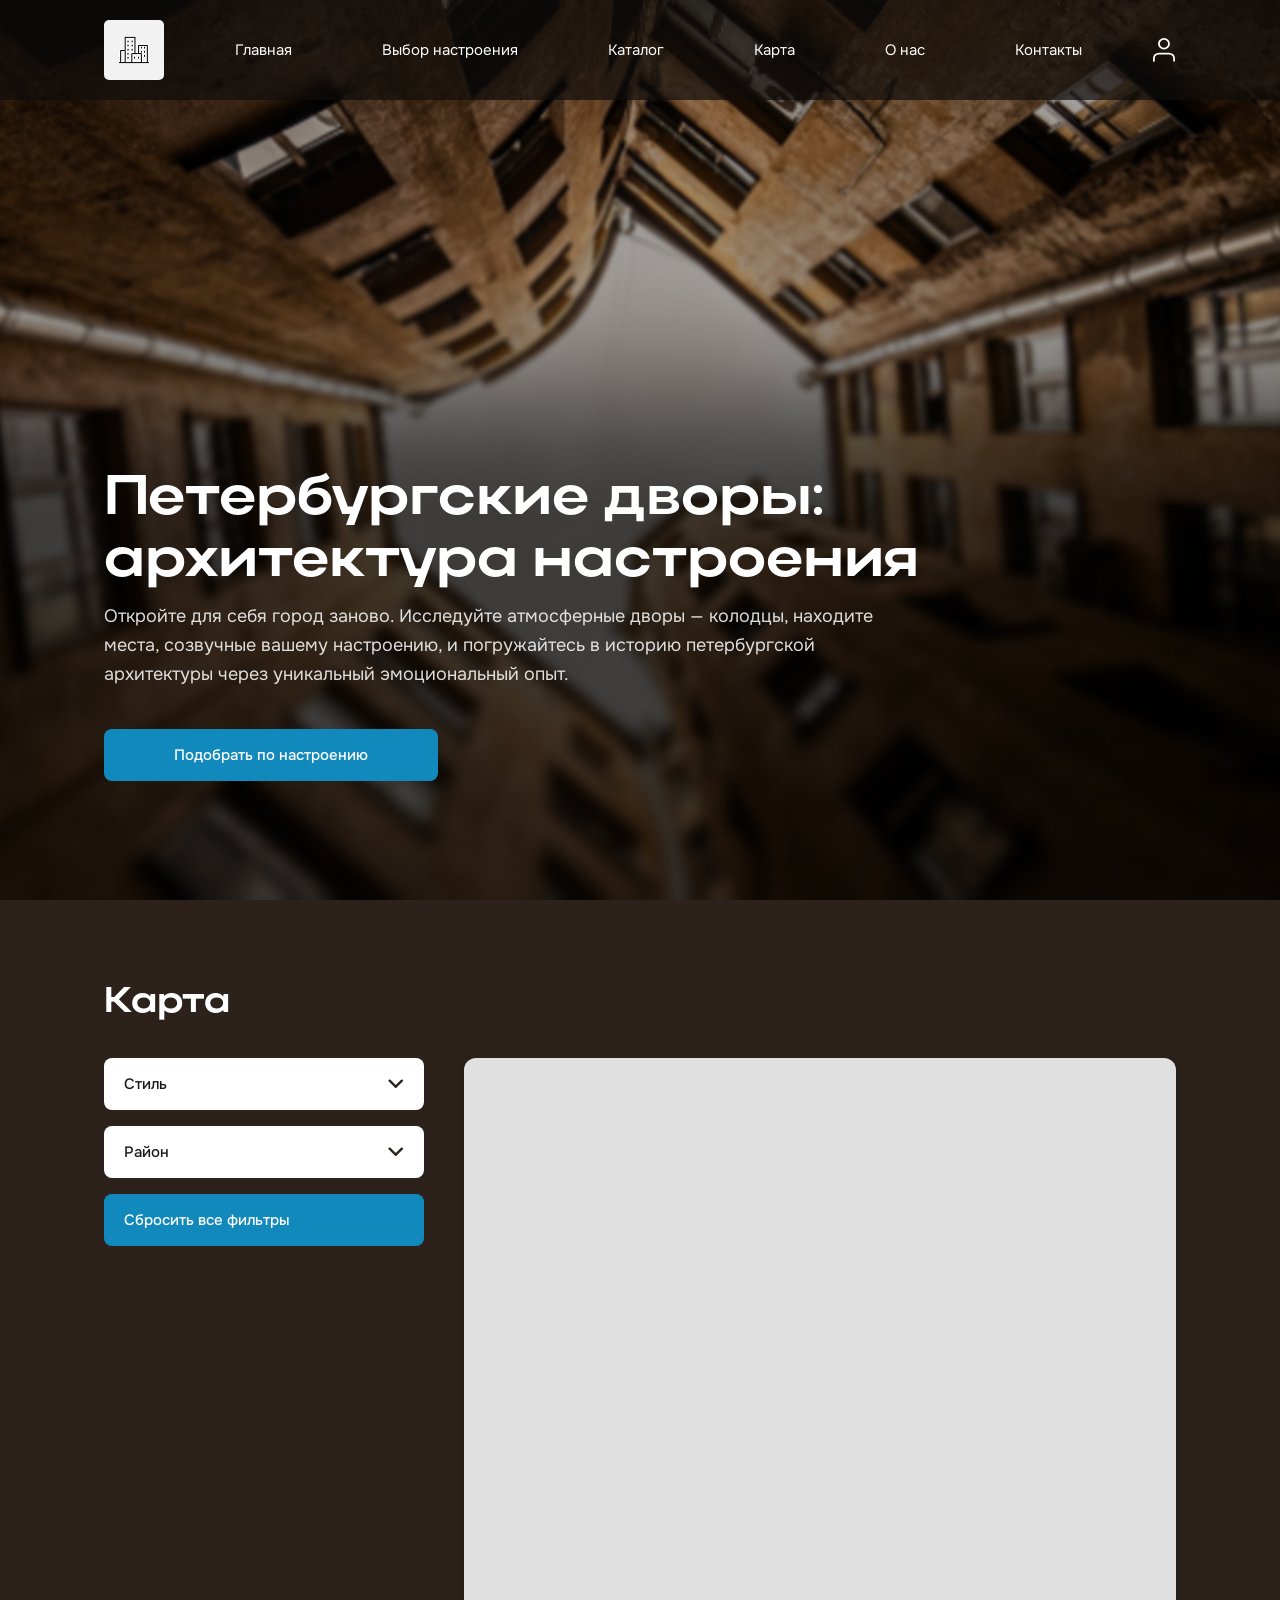
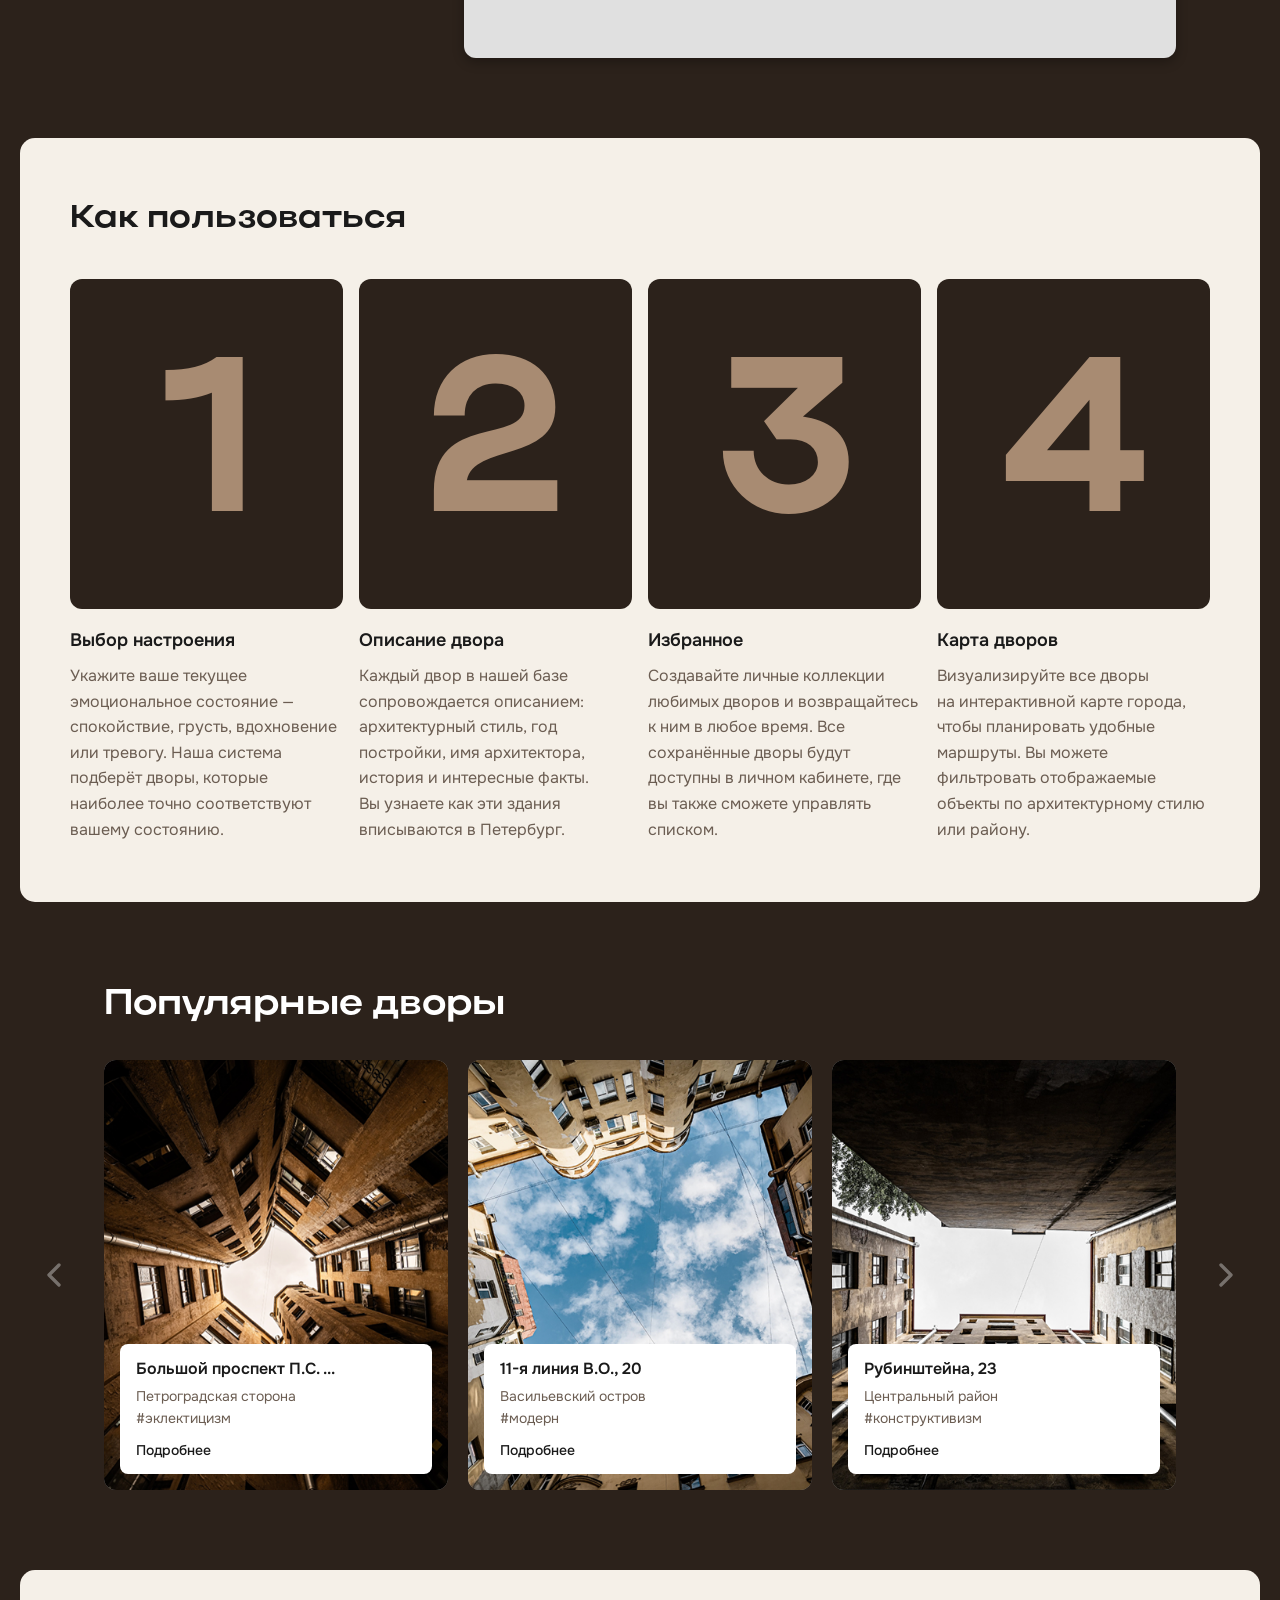
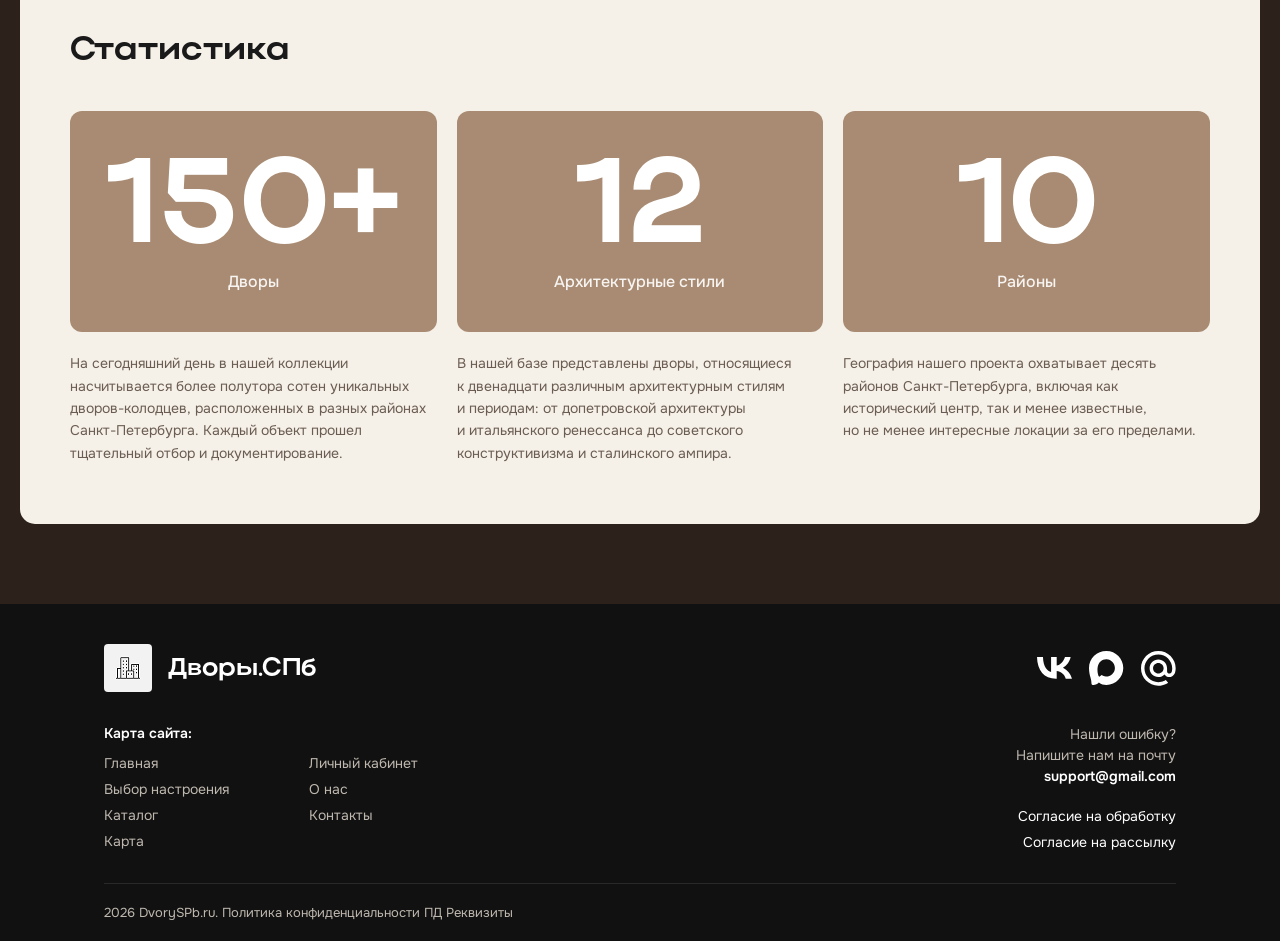
<file: index.html>
<!DOCTYPE html>
<html lang="ru">
<head>
  <meta charset="UTF-8">
  <meta name="viewport" content="width=device-width, initial-scale=1.0">
  <title>Дворы.СПб — Петербургские дворы: архитектура настроения</title>
  
  <link rel="preconnect" href="https://fonts.googleapis.com">
  <link rel="preconnect" href="https://fonts.gstatic.com" crossorigin>
  <link href="https://fonts.googleapis.com/css2?family=Onest:wght@300;400;500;600;700&display=swap" rel="stylesheet">
  <link rel="stylesheet" href="css/style-index.css">
</head>
<body>

  <header class="header">
    <div class="header__container">
      <a href="index.html" class="header__logo-link">
        <div class="header__logo">
          <img src="images/60.png" alt="Дворы.СПб" class="header-logo-img">
        </div>
      </a>
      
      <nav class="header__nav" id="headerNav">
        <a href="index.html" class="header__nav-item">Главная</a>
        <a href="mood.html" class="header__nav-item">Выбор настроения</a>
        <a href="catalog.html" class="header__nav-item">Каталог</a>
        <a href="#" class="header__nav-item">Карта</a>
        <a href="#" class="header__nav-item">О нас</a>
        <a href="#" class="header__nav-item">Контакты</a>
      </nav>

      <button class="header__menu-toggle" onclick="toggleMenu()">
        <img src="images/menu.svg" alt="Меню" class="menu-icon">
      </button>

      <a href="cabinet.html" class="header__user-icon">
        <img src="images/Group_86.svg" alt="Профиль" class="user-icon">
      </a>
    </div>
  </header>

  <main class="main-page">

    <!-- хиро блок -->
    <section class="hero">
      <div class="hero__bg"></div>
      <div class="hero__overlay"></div>
      
      <div class="container hero__content">
        <h1 class="hero__title">Петербургские дворы:<br>архитектура настроения</h1>
        
        <p class="hero__subtitle">
          Откройте для себя город заново. Исследуйте атмосферные дворы&nbsp;&mdash; колодцы, 
          находите места, созвучные вашему настроению, и&nbsp;погружайтесь в&nbsp;историю 
          петербургской архитектуры через уникальный эмоциональный опыт.
        </p>
        
        <a href="mood.html" class="hero__btn">Подобрать по настроению</a>
      </div>
    </section>

      </main>

  <!-- блок с картой -->
  <section class="map-section">
    <div class="container">
      
      <h2 class="section-title">Карта</h2>

      <div class="map-layout">

        <!-- фильтры слева -->
        <div class="filters-wrapper">
          
          <!-- фильтр по стилю -->
          <div class="filter-dropdown" id="style-filter">
            <button class="filter-dropdown__trigger" onclick="toggleDropdown('style')">
              <span class="filter-dropdown__label">Стиль</span>
              <img src="images/arrow-down.svg" alt="Стрелка" class="filter-arrow">
            </button>
            <div class="filter-dropdown__menu">
              <label class="filter-dropdown__item">
                <input type="checkbox" name="style" value="modern">
                <span>Модерн</span>
              </label>
              <label class="filter-dropdown__item">
                <input type="checkbox" name="style" value="eclecticism">
                <span>Эклектика</span>
              </label>
              <label class="filter-dropdown__item">
                <input type="checkbox" name="style" value="constructivism">
                <span>Конструктивизм</span>
              </label>
            </div>
          </div>

          <!-- фильтр по району -->
          <div class="filter-dropdown" id="district-filter">
            <button class="filter-dropdown__trigger" onclick="toggleDropdown('district')">
              <span class="filter-dropdown__label">Район</span>
              <img src="images/arrow-down.svg" alt="Стрелка" class="filter-arrow">
            </button>
            <div class="filter-dropdown__menu">
              <label class="filter-dropdown__item">
                <input type="checkbox" name="district" value="central">
                <span>Центральный район</span>
              </label>
              <label class="filter-dropdown__item">
                <input type="checkbox" name="district" value="vasilevskiy">
                <span>Васильевский остров</span>
              </label>
              <label class="filter-dropdown__item">
                <input type="checkbox" name="district" value="petrogradskaya">
                <span>Петроградская сторона</span>
              </label>
            </div>
          </div>

          <!-- сброс фильтров -->
          <button class="reset-filters-btn" onclick="resetAllFilters()">
            Сбросить все фильтры
          </button>

        </div>

        <!-- карта справа -->
        <div class="map-container">
          <div id="map" class="map"></div>
        </div>

      </div>

    </div>
  </section>

    <!-- как пользоваться -->
  <section class="how-to-use">
    <div class="how-to-use__inner">
      
      <h2 class="how-to-use__title">Как пользоваться</h2>
      
      <div class="steps-grid">
        
        <!-- 1 -->
        <div class="step-card">
          <div class="step-number">1</div>
          <h3 class="step-title">Выбор настроения</h3>
          <p class="step-description">
            Укажите ваше текущее эмоциональное состояние&nbsp;&mdash; спокойствие, грусть, вдохновение или тревогу. Наша система подберёт дворы, которые наиболее точно соответствуют вашему состоянию.
          </p>
        </div>

        <!-- 2 -->
        <div class="step-card">
          <div class="step-number">2</div>
          <h3 class="step-title">Описание двора</h3>
          <p class="step-description">
            Каждый двор в&nbsp;нашей базе сопровождается описанием: архитектурный стиль, год постройки, имя архитектора, история и&nbsp;интересные факты. Вы&nbsp;узнаете как эти здания вписываются в&nbsp;Петербург.
          </p>
        </div>

        <!-- 3 -->
        <div class="step-card">
          <div class="step-number">3</div>
          <h3 class="step-title">Избранное</h3>
          <p class="step-description">
            Создавайте личные коллекции любимых дворов и&nbsp;возвращайтесь к&nbsp;ним в&nbsp;любое время. Все сохранённые дворы будут доступны в&nbsp;личном кабинете, где вы&nbsp;также сможете управлять списком.
          </p>
        </div>

        <!-- 4 -->
        <div class="step-card">
          <div class="step-number">4</div>
          <h3 class="step-title">Карта дворов</h3>
          <p class="step-description">
            Визуализируйте все дворы на&nbsp;интерактивной карте города, чтобы планировать удобные маршруты. Вы&nbsp;можете фильтровать отображаемые объекты по&nbsp;архитектурному стилю или району.
          </p>
        </div>

      </div>
    </div>
  </section>

    <!-- популярные дворы -->
  <section class="popular-courtyards">
    <div class="container">
      
      <h2 class="section-title">Популярные дворы</h2>
      
      <div class="popular-slider">
        <button class="slider-arrow slider-arrow--prev">
          <svg width="40" height="40" viewBox="0 0 24 24" fill="none">
            <path d="M15 18L9 12L15 6" stroke="currentColor" stroke-width="2" stroke-linecap="round" stroke-linejoin="round"/>
          </svg>
        </button>
        
        <div class="popular-cards">
          
          <!-- карточка 1 -->
          <article class="popular-card">
            <div class="popular-card__image">
              <img src="images/11.png" alt="Большой проспект П.С., 106" class="popular-card__img">
            </div>
            <div class="popular-card__info">
              <h3 class="popular-card__title">Большой проспект П.С. ...</h3>
              <p class="popular-card__district">Петроградская сторона</p>
              <p class="popular-card__style">#эклектицизм</p>
              <a href="dvor.html" class="popular-card__link">Подробнее</a>
            </div>
          </article>

          <!-- карточка 2 -->
          <article class="popular-card">
            <div class="popular-card__image">
              <img src="images/12.png" alt="11-я линия В.О., 20" class="popular-card__img">
            </div>
            <div class="popular-card__info">
              <h3 class="popular-card__title">11-я линия В.О., 20</h3>
              <p class="popular-card__district">Васильевский остров</p>
              <p class="popular-card__style">#модерн</p>
              <a href="dvor.html" class="popular-card__link">Подробнее</a>
            </div>
          </article>

          <!-- карточка 3 -->
          <article class="popular-card">
            <div class="popular-card__image">
              <img src="images/13.png" alt="Рубинштейна, 23" class="popular-card__img">
            </div>
            <div class="popular-card__info">
              <h3 class="popular-card__title">Рубинштейна, 23</h3>
              <p class="popular-card__district">Центральный район</p>
              <p class="popular-card__style">#конструктивизм</p>
              <a href="dvor.html" class="popular-card__link">Подробнее</a>
            </div>
          </article>

        </div>

        <button class="slider-arrow slider-arrow--next">
          <svg width="40" height="40" viewBox="0 0 24 24" fill="none">
            <path d="M9 18L15 12L9 6" stroke="currentColor" stroke-width="2" stroke-linecap="round" stroke-linejoin="round"/>
          </svg>
        </button>
      </div>

    </div>
  </section>

  <!-- статистика -->
  <section class="statistics-section">
    <div class="statistics-section__inner">
      
      <h2 class="statistics-section__title">Статистика</h2>
      
      <div class="statistics-grid">
        
        <!-- карточка 1 -->
        <div class="stat-card">
          <div class="stat-number">150+</div>
          <div class="stat-label">Дворы</div>
        </div>

        <!-- карточка 2 -->
        <div class="stat-card">
          <div class="stat-number">12</div>
          <div class="stat-label">Архитектурные стили</div>
        </div>

        <!-- карточка 3 -->
        <div class="stat-card">
          <div class="stat-number">10</div>
          <div class="stat-label">Районы</div>
        </div>

      </div>

      <div class="statistics-descriptions">
        <p class="stat-description">
          На&nbsp;сегодняшний день в&nbsp;нашей коллекции насчитывается более полутора сотен уникальных дворов-колодцев, расположенных в&nbsp;разных районах Санкт-Петербурга. Каждый объект прошел тщательный отбор и&nbsp;документирование.
        </p>
        <p class="stat-description">
          В&nbsp;нашей базе представлены дворы, относящиеся к&nbsp;двенадцати различным архитектурным стилям и&nbsp;периодам: от&nbsp;допетровской архитектуры и&nbsp;итальянского ренессанса до&nbsp;советского конструктивизма и&nbsp;сталинского ампира.
        </p>
        <p class="stat-description">
          География нашего проекта охватывает десять районов Санкт-Петербурга, включая как исторический центр, так и&nbsp;менее известные, но&nbsp;не&nbsp;менее интересные локации за&nbsp;его пределами.
        </p>
      </div>

    </div>
  </section>

  </main>

  <!-- подвальчик -->
  <footer class="footer-full-width">
    <div class="footer-container">
      
      <div class="footer__top">
        <div class="footer__brand">
          <a href="index.html" class="footer__logo-link">
            <div class="footer__logo">
              <img src="images/48.png" alt="Дворы.СПб" class="footer-logo-img">
            </div>
          </a>
          <span class="footer__site-name">Дворы.СПб</span>
        </div>
        <div class="footer__socials">
          <a href="#" class="footer__social-link">
            <img src="images/vk.svg" alt="VK" class="social-icon">
          </a>
          <a href="#" class="footer__social-link">
            <img src="images/max.svg" alt="MAX" class="social-icon">
          </a>
          <a href="#" class="footer__social-link">
            <img src="images/mail.svg" alt="mail" class="social-icon">
          </a>
        </div>
      </div>

      <div class="footer__middle">
        <div class="footer__sitemap">
          <div class="footer__sitemap-title">Карта сайта:</div>
          <div class="footer__links-row">
            <div class="footer__links-col">
              <a href="index.html">Главная</a>
              <a href="mood.html">Выбор настроения</a>
              <a href="catalog.html">Каталог</a>
              <a href="#">Карта</a>
            </div>
            <div class="footer__links-col">
              <a href="cabinet.html">Личный кабинет</a>
              <a href="#">О нас</a>
              <a href="#">Контакты</a>
            </div>
          </div>
        </div>

        <div class="footer__contacts">
          <div class="footer__support">
            Нашли ошибку?<br>
            Напишите нам на почту<br>
            <a>support@gmail.com</a>
          </div>
          <div class="footer__agreements">
            <a href="#">Согласие на обработку</a>
            <a href="#">Согласие на рассылку</a>
          </div>
        </div>
      </div>

      <div class="footer__bottom">
        <div class="footer__copyright">
          2026 DvorySPb.ru. Политика конфиденциальности ПД Реквизиты
        </div>
      </div>

    </div>
  </footer>

  <script>
    function toggleMenu() {
      const nav = document.getElementById('headerNav');
      nav.classList.toggle('active');
    }
  </script>

  <script src="https://api-maps.yandex.ru/2.1/?apikey=3910541c-e1d2-42c9-b555-f4a384f7b5c4&lang=ru_RU" type="text/javascript"></script>

  <script src="js/map.js"></script>
</body>
</html>
</file>
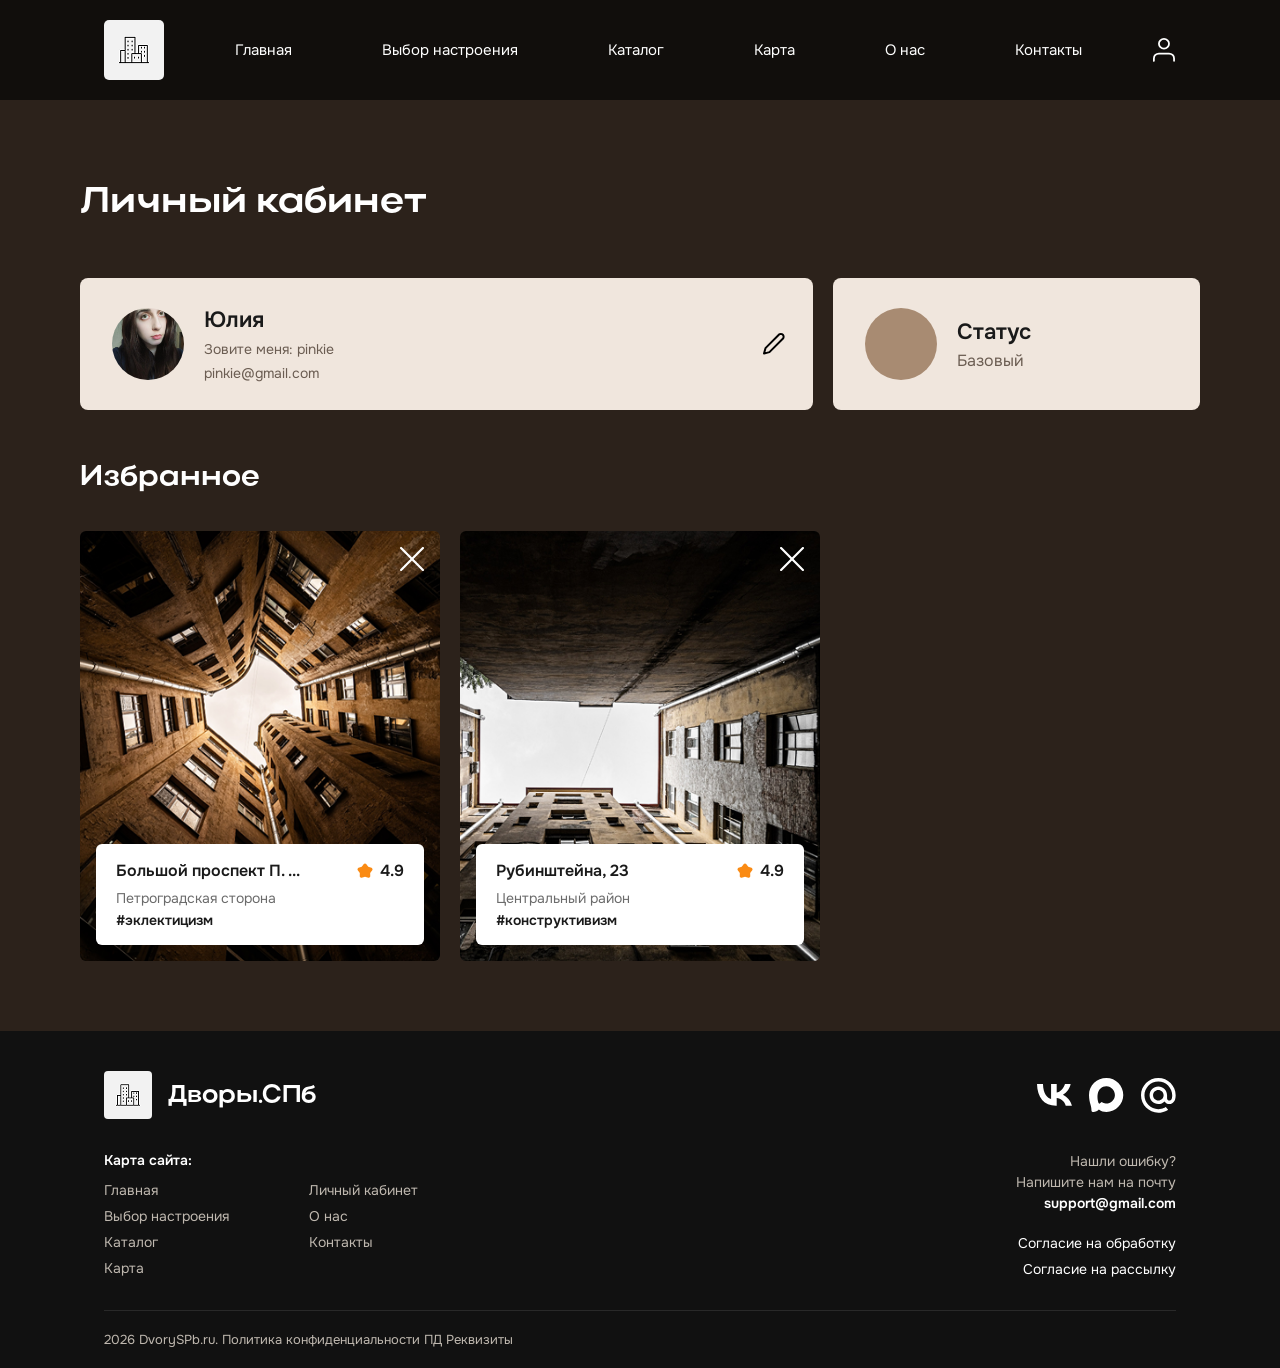
<file: cabinet.html>
<!DOCTYPE html>
<html lang="ru">
<head>
  <meta charset="UTF-8">
  <meta name="viewport" content="width=device-width, initial-scale=1.0">
  <title>Личный кабинет</title>
  
  <link rel="preconnect" href="https://fonts.googleapis.com">
  <link rel="preconnect" href="https://fonts.gstatic.com" crossorigin>
  <link href="https://fonts.googleapis.com/css2?family=Onest:wght@300;400;500;600;700&display=swap" rel="stylesheet">
  <link rel="stylesheet" href="css/style.css">
</head>
<body>

  <!-- шапка -->
  <header class="header">
    <div class="header__container">
      <a href="index.html" class="header__logo-link">
        <div class="header__logo">
          <img src="images/60.png" alt="Дворы.СПб" class="header-logo-img">
        </div>
      </a>
      
      <nav class="header__nav" id="headerNav">
        <a href="index.html" class="header__nav-item">Главная</a>
        <a href="mood.html" class="header__nav-item">Выбор настроения</a>
        <a href="catalog.html" class="header__nav-item">Каталог</a>
        <a href="#" class="header__nav-item">Карта</a>
        <a href="#" class="header__nav-item">О нас</a>
        <a href="#" class="header__nav-item">Контакты</a>
      </nav>

      <button class="header__menu-toggle" onclick="toggleMenu()">
        <img src="images/menu.svg" alt="Меню" class="menu-icon">
      </button>

      <a href="cabinet.html" class="header__user-icon">
        <img src="images/Group_86.svg" alt="Профиль" class="user-icon">
      </a>
    </div>
  </header>

  <!-- всё -->
  <div class="content-wrapper">

    <h1 class="main__title">Личный кабинет</h1>

    <!-- профиль и статус -->
    <div class="cards-row">
      
      <article class="card--profile">
        <img class="avatar" src="images/1.png" alt="Аватар" />
        <div class="card__info">
          <div class="card__name">Юлия</div>
          <div class="card__nickname">Зовите меня: pinkie</div>
          <div class="card__email">pinkie@gmail.com</div>
        </div>
        <div class="card__edit">
          <img src="images/Group_48.svg" alt="Редактировать" class="edit-icon">
        </div>
      </article>

      <article class="card--status">
        <div class="status-circle"></div>
        <div class="status-info">
          <div class="status-info__label">Статус</div>
          <div class="status-info__value">Базовый</div>
        </div>
      </article>
    </div>

    <!-- избранное -->
    <h2 class="favorites__title">Избранное</h2>

    <div class="favorites-row">
      
      <article class="favorite-card">
        <div class="favorite-card__remove">
          <img src="images/Group_50.svg" alt="Удалить" class="remove-icon">
        </div>
        <div class="favorite-card__image" style="background-image: url('images/4.png');"></div>
        <div class="favorite-card__info">
          <div class="favorite-card__header">
            <div class="favorite-card__name">Большой проспект П. ...</div>
            <div class="favorite-card__rating">
              <img src="images/kid_star.svg" alt="Рейтинг" class="star">
              4.9
            </div>
          </div>
          <div class="favorite-card__district">Петроградская сторона</div>
          <div class="favorite-card__tag">#эклектицизм</div>
        </div>
      </article>

      <article class="favorite-card">
        <div class="favorite-card__remove">
          <img src="images/Group_50.svg" alt="Удалить" class="remove-icon">
        </div>
        <div class="favorite-card__image" style="background-image: url('images/5.png');"></div>
        <div class="favorite-card__info">
          <div class="favorite-card__header">
            <div class="favorite-card__name">Рубинштейна, 23 </div>
            <div class="favorite-card__rating">
              <img src="images/kid_star.svg" alt="Рейтинг" class="star">
              4.9
            </div>
          </div>
          <div class="favorite-card__district">Центральный район</div>
          <div class="favorite-card__tag">#конструктивизм</div>
        </div>
      </article>
    </div>
  </div>

  <!-- подвальчик -->
  <footer class="footer-full-width">
    <div class="footer-container">
      
      <div class="footer__top">
        <div class="footer__brand">
          <!-- лого на главную -->
          <a href="index.html" class="footer__logo-link">
            <div class="footer__logo">
              <img src="images/48.png" alt="Дворы.СПб" class="footer-logo-img">
            </div>
          </a>
          <span class="footer__site-name">Дворы.СПб</span>
        </div>
        <div class="footer__socials">
          <a href="#" class="footer__social-link">
            <img src="images/vk.svg" alt="VK" class="social-icon">
          </a>
          <a href="#" class="footer__social-link">
            <img src="images/max.svg" alt="MAX" class="social-icon">
          </a>
          <a href="#" class="footer__social-link">
            <img src="images/mail.svg" alt="mail" class="social-icon">
          </a>
        </div>
      </div>

      <div class="footer__middle">
        <div class="footer__sitemap">
          <div class="footer__sitemap-title">Карта сайта:</div>
          <div class="footer__links-row">
            <div class="footer__links-col">
              <a href="index.html">Главная</a>
              <a href="mood.html">Выбор настроения</a>
              <a href="catalog.html">Каталог</a>
              <a href="#">Карта</a>
            </div>
            <div class="footer__links-col">
              <a href="cabinet.html">Личный кабинет</a>
              <a href="#">О нас</a>
              <a href="#">Контакты</a>
            </div>
          </div>
        </div>

        <div class="footer__contacts">
          <div class="footer__support">
            Нашли ошибку?<br>
            Напишите нам на почту<br>
            <a>support@gmail.com</a>
          </div>
          <div class="footer__agreements">
            <a href="#">Согласие на обработку</a>
            <a href="#">Согласие на рассылку</a>
          </div>
        </div>
      </div>

      <div class="footer__bottom">
        <div class="footer__copyright">
          2026 DvorySPb.ru. Политика конфиденциальности ПД Реквизиты
        </div>
      </div>

    </div>
  </footer>

  <script>
  function toggleMenu() {
    const nav = document.getElementById('headerNav');
    nav.classList.toggle('active');
  }
  </script>

</body>
</html>
</file>
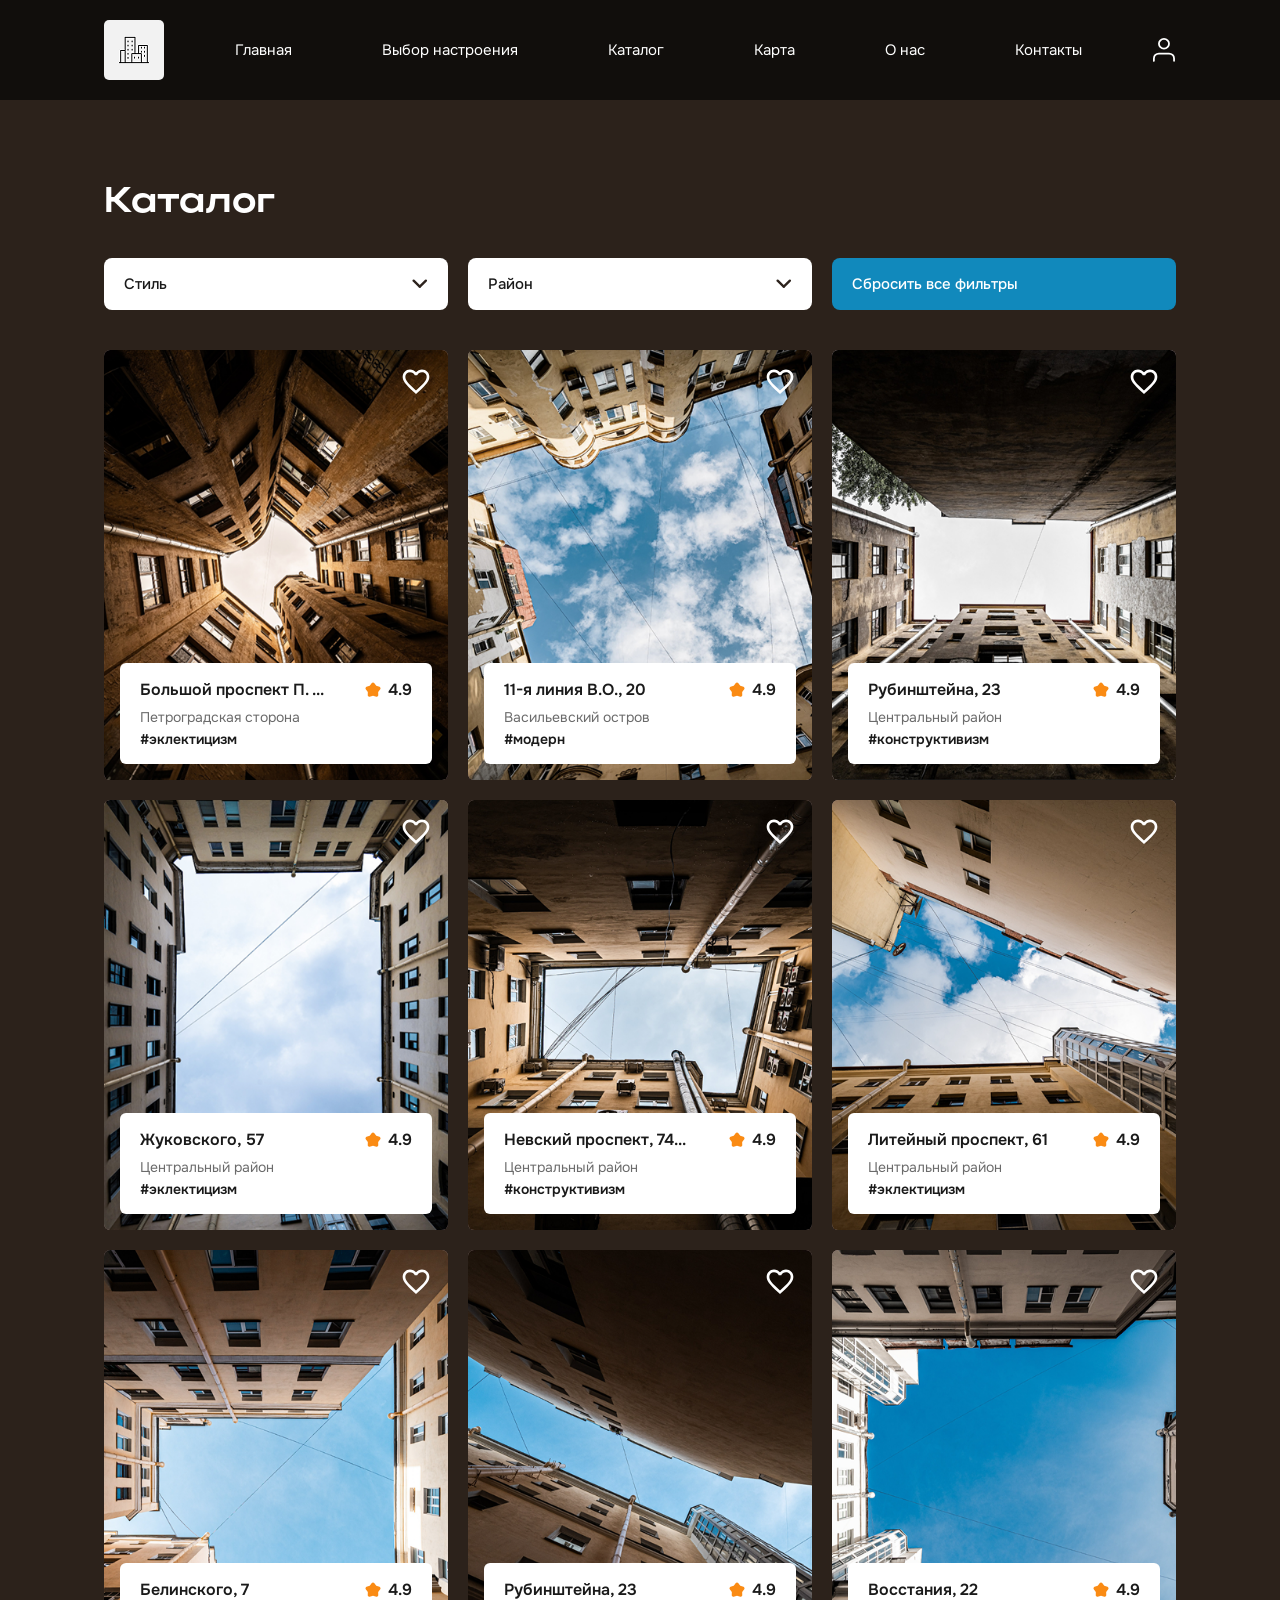
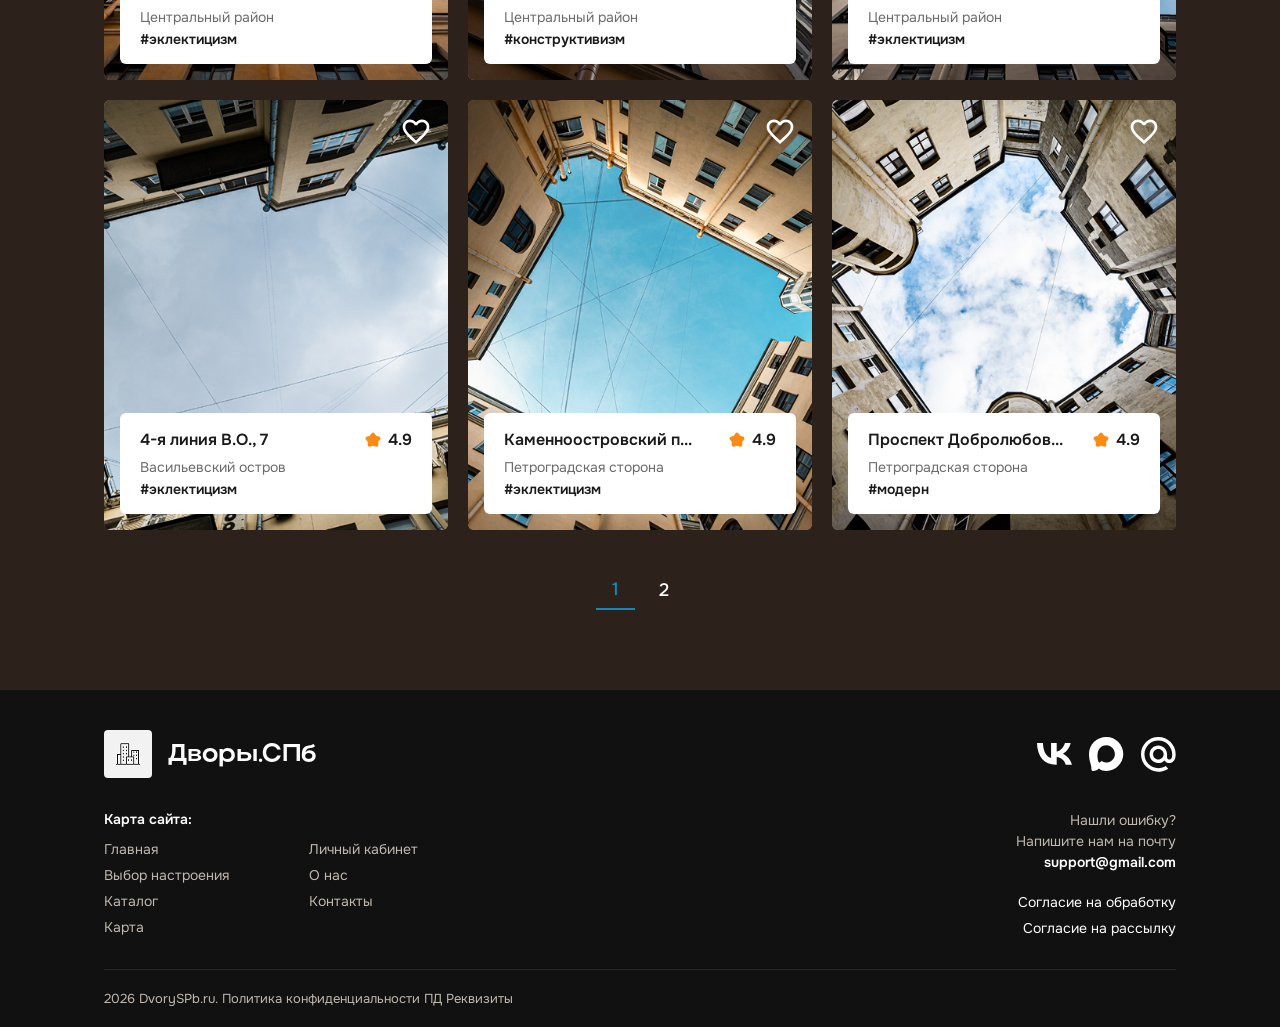
<file: catalog.html>
<!DOCTYPE html>
<html lang="ru">
<head>
  <meta charset="UTF-8">
  <meta name="viewport" content="width=device-width, initial-scale=1.0">
  <title>Каталог — Дворы.СПб</title>
  
  <link rel="preconnect" href="https://fonts.googleapis.com">
  <link rel="preconnect" href="https://fonts.gstatic.com" crossorigin>
  <link href="https://fonts.googleapis.com/css2?family=Onest:wght@300;400;500;600;700&display=swap" rel="stylesheet">
  <link rel="stylesheet" href="css/style-catalog.css">
</head>
<body>

  <header class="header">
    <div class="header__container">
      <a href="index.html" class="header__logo-link">
        <div class="header__logo">
          <img src="images/60.png" alt="Дворы.СПб" class="header-logo-img">
        </div>
      </a>
      
      <nav class="header__nav" id="headerNav">
        <a href="index.html" class="header__nav-item">Главная</a>
        <a href="mood.html" class="header__nav-item">Выбор настроения</a>
        <a href="catalog.html" class="header__nav-item">Каталог</a>
        <a href="#" class="header__nav-item">Карта</a>
        <a href="#" class="header__nav-item">О нас</a>
        <a href="#" class="header__nav-item">Контакты</a>
      </nav>

      <button class="header__menu-toggle" onclick="toggleMenu()">
        <img src="images/menu.svg" alt="Меню" class="menu-icon">
      </button>

      <a href="cabinet.html" class="header__user-icon">
        <img src="images/Group_86.svg" alt="Профиль" class="user-icon">
      </a>
    </div>
  </header>

  <main class="catalog-page">

    <div class="container">
    
      <h1 class="page-title">Каталог</h1>

      <!-- фильтрация обёртка -->
      <div class="filters-section">

        <!-- фильтрация выпадающие списочки -->
        <div class="filters">
          
          <!-- фильтр по арх стилю -->
          <div class="filter-dropdown" id="style-filter">
            <button class="filter-dropdown__trigger" onclick="toggleDropdown('style')">
              <span class="filter-dropdown__label">Стиль</span>
              <img src="images/arrow-down.svg" alt="Стрелка" class="filter-arrow">
            </button>
            <div class="filter-dropdown__menu">
              <label class="filter-dropdown__item">
                <input type="checkbox" name="style" value="italian-renaissance">
                <span>Итальянский ренессанс</span>
              </label>
              <label class="filter-dropdown__item">
                <input type="checkbox" name="style" value="modern">
                <span>Модерн</span>
              </label>
              <label class="filter-dropdown__item">
                <input type="checkbox" name="style" value="gothic">
                <span>Готика</span>
              </label>
              <label class="filter-dropdown__item">
                <input type="checkbox" name="style" value="eclecticism">
                <span>Эклектика</span>
              </label>
              <label class="filter-dropdown__item">
                <input type="checkbox" name="style" value="neoclassicism">
                <span>Неоклассицизм</span>
              </label>
              <label class="filter-dropdown__item">
                <input type="checkbox" name="style" value="constructivism">
                <span>Конструктивизм</span>
              </label>
              <label class="filter-dropdown__item">
                <input type="checkbox" name="style" value="baroque">
                <span>Барокко</span>
              </label>
            </div>
          </div>

          <!-- фильтр по району -->
          <div class="filter-dropdown" id="district-filter">
            <button class="filter-dropdown__trigger" onclick="toggleDropdown('district')">
              <span class="filter-dropdown__label">Район</span>
              <img src="images/arrow-down.svg" alt="Стрелка" class="filter-arrow">
            </button>
            <div class="filter-dropdown__menu">
              <label class="filter-dropdown__item">
                <input type="checkbox" name="district" value="central">
                <span>Центральный район</span>
              </label>
              <label class="filter-dropdown__item">
                <input type="checkbox" name="district" value="vasilevskiy">
                <span>Васильевский остров</span>
              </label>
              <label class="filter-dropdown__item">
                <input type="checkbox" name="district" value="petrogradskaya">
                <span>Петроградская сторона</span>
              </label>
            </div>
          </div>

        </div>

        <!-- сьрос фильтров -->
        <button class="reset-filters-btn" onclick="resetAllFilters()">
          Сбросить все фильтры
        </button>

      </div>

      <!-- карточки -->
      <div class="cards-grid">
        
        <article class="favorite-card" data-style="eclecticism" data-district="petrogradskaya">
          <button class="favorite-card__favorite">
            <img src="images/heart.svg" alt="В избранное" class="favorite-icon">
          </button>
          <div class="favorite-card__image" style="background-image: url('images/11.png');"></div>
          <div class="favorite-card__info">
            <div class="favorite-card__header">
              <div class="favorite-card__name">Большой проспект П. ...</div>
              <div class="favorite-card__rating">
                <img src="images/kid_star.svg" alt="Рейтинг" class="star">
                4.9
              </div>
            </div>
            <div class="favorite-card__district">Петроградская сторона</div>
            <div class="favorite-card__tag">#эклектицизм</div>
          </div>
        </article>

        <article class="favorite-card" data-style="modern" data-district="vasilevskiy">
          <button class="favorite-card__favorite">
            <img src="images/heart.svg" alt="В избранное" class="favorite-icon">
          </button>
          <div class="favorite-card__image" style="background-image: url('images/12.png');"></div>
          <div class="favorite-card__info">
            <div class="favorite-card__header">
              <div class="favorite-card__name">11-я линия В.О., 20</div>
              <div class="favorite-card__rating">
                <img src="images/kid_star.svg" alt="Рейтинг" class="star">
                4.9
              </div>
            </div>
            <div class="favorite-card__district">Васильевский остров</div>
            <div class="favorite-card__tag">#модерн</div>
          </div>
        </article>

        <article class="favorite-card" data-style="constructivism" data-district="central">
          <button class="favorite-card__favorite">
            <img src="images/heart.svg" alt="В избранное" class="favorite-icon">
          </button>
          <a href="dvor.html" class="card-link">
            <div class="favorite-card__image" style="background-image: url('images/13.png');"></div>
            <div class="favorite-card__info">
              <div class="favorite-card__header">
                <div class="favorite-card__name">Рубинштейна, 23</div>
                <div class="favorite-card__rating">
                  <img src="images/kid_star.svg" alt="Рейтинг" class="star">
                  4.9
                </div>
              </div>
              <div class="favorite-card__district">Центральный район</div>
              <div class="favorite-card__tag">#конструктивизм</div>
            </div>
          </a>
        </article>

        <article class="favorite-card" data-style="eclecticism" data-district="central">
          <button class="favorite-card__favorite">
            <img src="images/heart.svg" alt="В избранное" class="favorite-icon">
          </button>
          <div class="favorite-card__image" style="background-image: url('images/14.png');"></div>
          <div class="favorite-card__info">
            <div class="favorite-card__header">
              <div class="favorite-card__name">Жуковского, 57</div>
              <div class="favorite-card__rating">
                <img src="images/kid_star.svg" alt="Рейтинг" class="star">
                4.9
              </div>
            </div>
            <div class="favorite-card__district">Центральный район</div>
            <div class="favorite-card__tag">#эклектицизм</div>
          </div>
        </article>

        <article class="favorite-card" data-style="constructivism" data-district="central">
          <button class="favorite-card__favorite">
            <img src="images/heart.svg" alt="В избранное" class="favorite-icon">
          </button>
          <div class="favorite-card__image" style="background-image: url('images/15.png');"></div>
          <div class="favorite-card__info">
            <div class="favorite-card__header">
              <div class="favorite-card__name">Невский проспект, 74...</div>
              <div class="favorite-card__rating">
                <img src="images/kid_star.svg" alt="Рейтинг" class="star">
                4.9
              </div>
            </div>
            <div class="favorite-card__district">Центральный район</div>
            <div class="favorite-card__tag">#конструктивизм</div>
          </div>
        </article>

        <article class="favorite-card" data-style="eclecticism" data-district="central">
          <button class="favorite-card__favorite">
            <img src="images/heart.svg" alt="В избранное" class="favorite-icon">
          </button>
          <div class="favorite-card__image" style="background-image: url('images/16.png');"></div>
          <div class="favorite-card__info">
            <div class="favorite-card__header">
              <div class="favorite-card__name">Литейный проспект, 61</div>
              <div class="favorite-card__rating">
                <img src="images/kid_star.svg" alt="Рейтинг" class="star">
                4.9
              </div>
            </div>
            <div class="favorite-card__district">Центральный район</div>
            <div class="favorite-card__tag">#эклектицизм</div>
          </div>
        </article>

        <article class="favorite-card" data-style="eclecticism" data-district="central">
          <button class="favorite-card__favorite">
            <img src="images/heart.svg" alt="В избранное" class="favorite-icon">
          </button>
          <div class="favorite-card__image" style="background-image: url('images/17.png');"></div>
          <div class="favorite-card__info">
            <div class="favorite-card__header">
              <div class="favorite-card__name">Белинского, 7</div>
              <div class="favorite-card__rating">
                <img src="images/kid_star.svg" alt="Рейтинг" class="star">
                4.9
              </div>
            </div>
            <div class="favorite-card__district">Центральный район</div>
            <div class="favorite-card__tag">#эклектицизм</div>
          </div>
        </article>

        <article class="favorite-card" data-style="constructivism" data-district="central">
          <button class="favorite-card__favorite">
            <img src="images/heart.svg" alt="В избранное" class="favorite-icon">
          </button>
          <a href="dvor.html" class="card-link"></a>
            <div class="favorite-card__image" style="background-image: url('images/18.png');"></div>
            <div class="favorite-card__info">
              <div class="favorite-card__header">
                <div class="favorite-card__name">Рубинштейна, 23</div>
                <div class="favorite-card__rating">
                  <img src="images/kid_star.svg" alt="Рейтинг" class="star">
                  4.9
                </div>
              </div>
              <div class="favorite-card__district">Центральный район</div>
              <div class="favorite-card__tag">#конструктивизм</div>
            </div>
          </a>
        </article>

        <article class="favorite-card" data-style="eclecticism" data-district="central">
          <button class="favorite-card__favorite">
            <img src="images/heart.svg" alt="В избранное" class="favorite-icon">
          </button>
          <div class="favorite-card__image" style="background-image: url('images/19.png');"></div>
          <div class="favorite-card__info">
            <div class="favorite-card__header">
              <div class="favorite-card__name">Восстания, 22</div>
              <div class="favorite-card__rating">
                <img src="images/kid_star.svg" alt="Рейтинг" class="star">
                4.9
              </div>
            </div>
            <div class="favorite-card__district">Центральный район</div>
            <div class="favorite-card__tag">#эклектицизм</div>
          </div>
        </article>

        <article class="favorite-card" data-style="eclecticism" data-district="vasilevskiy">
          <button class="favorite-card__favorite">
            <img src="images/heart.svg" alt="В избранное" class="favorite-icon">
          </button>
          <div class="favorite-card__image" style="background-image: url('images/20.png');"></div>
          <div class="favorite-card__info">
            <div class="favorite-card__header">
              <div class="favorite-card__name">4-я линия В.О., 7</div>
              <div class="favorite-card__rating">
                <img src="images/kid_star.svg" alt="Рейтинг" class="star">
                4.9
              </div>
            </div>
            <div class="favorite-card__district">Васильевский остров</div>
            <div class="favorite-card__tag">#эклектицизм</div>
          </div>
        </article>

        <article class="favorite-card" data-style="eclecticism" data-district="petrogradskaya">
          <button class="favorite-card__favorite">
            <img src="images/heart.svg" alt="В избранное" class="favorite-icon">
          </button>
          <div class="favorite-card__image" style="background-image: url('images/21.png');"></div>
          <div class="favorite-card__info">
            <div class="favorite-card__header">
              <div class="favorite-card__name">Каменноостровский п...</div>
              <div class="favorite-card__rating">
                <img src="images/kid_star.svg" alt="Рейтинг" class="star">
                4.9
              </div>
            </div>
            <div class="favorite-card__district">Петроградская сторона</div>
            <div class="favorite-card__tag">#эклектицизм</div>
          </div>
        </article>

        <article class="favorite-card" data-style="modern" data-district="petrogradskaya">
          <button class="favorite-card__favorite">
            <img src="images/heart.svg" alt="В избранное" class="favorite-icon">
          </button>
          <div class="favorite-card__image" style="background-image: url('images/22.png');"></div>
          <div class="favorite-card__info">
            <div class="favorite-card__header">
              <div class="favorite-card__name">Проспект Добролюбов...</div>
              <div class="favorite-card__rating">
                <img src="images/kid_star.svg" alt="Рейтинг" class="star">
                4.9
              </div>
            </div>
            <div class="favorite-card__district">Петроградская сторона</div>
            <div class="favorite-card__tag">#модерн</div>
          </div>
        </article>

      </div>

    </div>

    <!-- пагинация -->
    <div class="pagination">
      <button class="pagination__number pagination__number--active">1</button>
      <button class="pagination__number">2</button>
    </div>

  </main>

  <!-- подвальчик -->
  <footer class="footer-full-width">
    <div class="footer-container">
      
      <div class="footer__top">
        <div class="footer__brand">
          <a href="index.html" class="footer__logo-link">
            <div class="footer__logo">
              <img src="images/48.png" alt="Дворы.СПб" class="footer-logo-img">
            </div>
          </a>
          <span class="footer__site-name">Дворы.СПб</span>
        </div>
        <div class="footer__socials">
          <a href="#" class="footer__social-link">
            <img src="images/vk.svg" alt="VK" class="social-icon">
          </a>
          <a href="#" class="footer__social-link">
            <img src="images/max.svg" alt="MAX" class="social-icon">
          </a>
          <a href="#" class="footer__social-link">
            <img src="images/mail.svg" alt="mail" class="social-icon">
          </a>
        </div>
      </div>

      <div class="footer__middle">
        <div class="footer__sitemap">
          <div class="footer__sitemap-title">Карта сайта:</div>
          <div class="footer__links-row">
            <div class="footer__links-col">
              <a href="index.html">Главная</a>
              <a href="mood.html">Выбор настроения</a>
              <a href="catalog.html">Каталог</a>
              <a href="#">Карта</a>
            </div>
            <div class="footer__links-col">
              <a href="cabinet.html">Личный кабинет</a>
              <a href="#">О нас</a>
              <a href="#">Контакты</a>
            </div>
          </div>
        </div>

        <div class="footer__contacts">
          <div class="footer__support">
            Нашли ошибку?<br>
            Напишите нам на почту<br>
            <a>support@gmail.com</a>
          </div>
          <div class="footer__agreements">
            <a href="#">Согласие на обработку</a>
            <a href="#">Согласие на рассылку</a>
          </div>
        </div>
      </div>

      <div class="footer__bottom">
        <div class="footer__copyright">
          2026 DvorySPb.ru. Политика конфиденциальности ПД Реквизиты
        </div>
      </div>

    </div>
  </footer>

    <script>
  function toggleMenu() {
    const nav = document.getElementById('headerNav');
    nav.classList.toggle('active');
  }
  </script>
  <script src="js/catalog.js"></script>
</body>
</html>
</file>
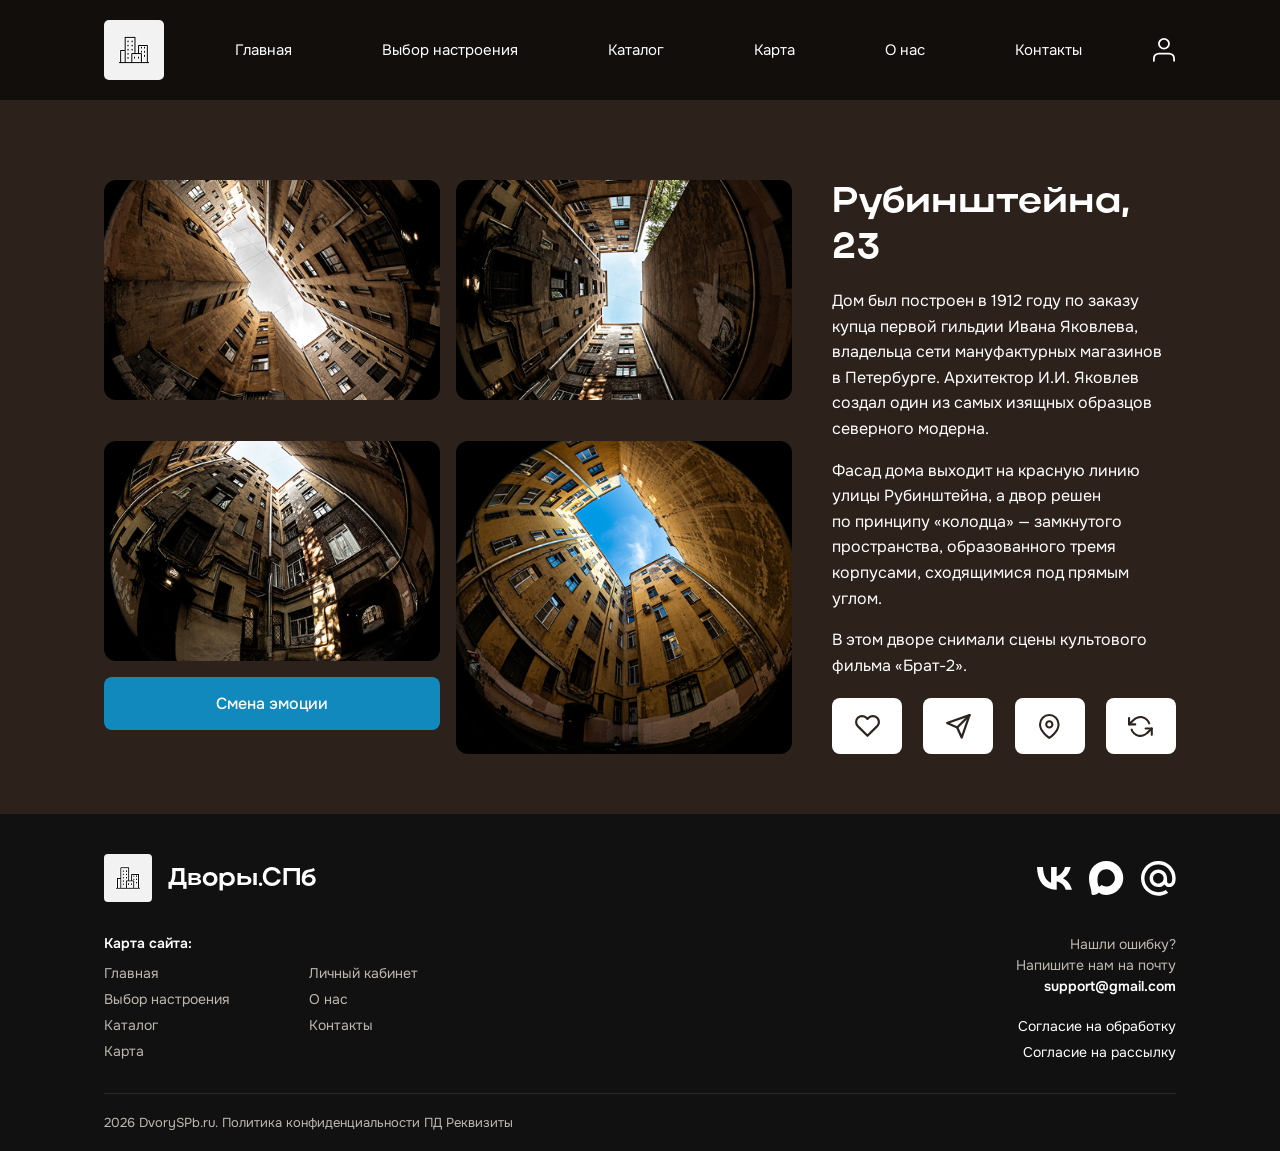
<file: dvor.html>
<!DOCTYPE html>
<html lang="ru">
<head>
  <meta charset="UTF-8">
  <meta name="viewport" content="width=device-width, initial-scale=1.0">
  <title>Рубинштейна, 23 - Дворы.СПб</title>
  
  <link rel="preconnect" href="https://fonts.googleapis.com">
  <link rel="preconnect" href="https://fonts.gstatic.com" crossorigin>
  <link href="https://fonts.googleapis.com/css2?family=Onest:wght@300;400;500;600;700&display=swap" rel="stylesheet">
  <link rel="stylesheet" href="css/style-dvor.css">
</head>
<body>

  <header class="header">
    <div class="header__container">
      <a href="index.html" class="header__logo-link">
        <div class="header__logo">
          <img src="images/60.png" alt="Дворы.СПб" class="header-logo-img">
        </div>
      </a>
      
      <nav class="header__nav" id="headerNav">
        <a href="index.html" class="header__nav-item">Главная</a>
        <a href="mood.html" class="header__nav-item">Выбор настроения</a>
        <a href="catalog.html" class="header__nav-item">Каталог</a>
        <a href="#" class="header__nav-item">Карта</a>
        <a href="#" class="header__nav-item">О нас</a>
        <a href="#" class="header__nav-item">Контакты</a>
      </nav>

      <button class="header__menu-toggle" onclick="toggleMenu()">
        <img src="images/menu.svg" alt="Меню" class="menu-icon">
      </button>

      <a href="cabinet.html" class="header__user-icon">
        <img src="images/Group_86.svg" alt="Профиль" class="user-icon">
      </a>
    </div>
  </header>

  <main class="courtyard-page">

    <div class="container">
      
      <div class="courtyard-layout">
        
        <!-- галерея -->
        <div class="courtyard-gallery">
          <img src="images/Rectangle 25.png" alt="Двор Рубинштейна 23 - вид 1" class="gallery-image">
          <img src="images/Rectangle 26.png" alt="Двор Рубинштейна 23 - вид 2" class="gallery-image">
          
          <div class="gallery-left-bottom">
            <img src="images/Rectangle 28.png" alt="Двор Рубинштейна 23 - вид 3" class="gallery-image">
            <button class="emotion-btn">Смена эмоции</button>
          </div>
          
          <div class="gallery-right-bottom">
            <img src="images/Rectangle 27.png" alt="Двор Рубинштейна 23 - вид 4" class="gallery-image-tall">
          </div>
        </div>

        <!-- инфа -->
        <div class="courtyard-info">
          <h1 class="courtyard-title">Рубинштейна, 23</h1>
          
          <div class="courtyard-description">
            <p>Дом был построен в&nbsp;1912 году по&nbsp;заказу купца первой гильдии Ивана Яковлева, владельца сети мануфактурных магазинов в&nbsp;Петербурге. Архитектор И.И. Яковлев создал один из&nbsp;самых изящных образцов северного модерна.</p>
            
            <p>Фасад дома выходит на&nbsp;красную линию улицы Рубинштейна, а&nbsp;двор решен по&nbsp;принципу &laquo;колодца&raquo;&nbsp;&mdash; замкнутого пространства, образованного тремя корпусами, сходящимися под прямым углом.</p>
            
            <p>В&nbsp;этом дворе снимали сцены культового фильма &laquo;Брат-2&raquo;.</p>
          </div>

          <div class="courtyard-actions">
            <button class="action-btn" title="В избранное">
              <img src="images/heart-black.svg" alt="Избранное" class="action-icon">
            </button>
            <button class="action-btn" title="Поделиться">
              <img src="images/share.svg" alt="Поделиться" class="action-icon">
            </button>
            <button class="action-btn" title="На карте">
              <img src="images/location.svg" alt="На карте" class="action-icon">
            </button>
            <button class="action-btn" title="Обновить">
              <img src="images/refresh.svg" alt="Обновить" class="action-icon">
            </button>
          </div>
        </div>

      </div>

    </div>

  </main>

  <!-- подвальчик -->
  <footer class="footer-full-width">
    <div class="footer-container">
      
      <div class="footer__top">
        <div class="footer__brand">
          <a href="index.html" class="footer__logo-link">
            <div class="footer__logo">
              <img src="images/48.png" alt="Дворы.СПб" class="footer-logo-img">
            </div>
          </a>
          <span class="footer__site-name">Дворы.СПб</span>
        </div>
        <div class="footer__socials">
          <a href="#" class="footer__social-link">
            <img src="images/vk.svg" alt="VK" class="social-icon">
          </a>
          <a href="#" class="footer__social-link">
            <img src="images/max.svg" alt="MAX" class="social-icon">
          </a>
          <a href="#" class="footer__social-link">
            <img src="images/mail.svg" alt="mail" class="social-icon">
          </a>
        </div>
      </div>

      <div class="footer__middle">
        <div class="footer__sitemap">
          <div class="footer__sitemap-title">Карта сайта:</div>
          <div class="footer__links-row">
            <div class="footer__links-col">
              <a href="index.html">Главная</a>
              <a href="mood.html">Выбор настроения</a>
              <a href="catalog.html">Каталог</a>
              <a href="#">Карта</a>
            </div>
            <div class="footer__links-col">
              <a href="cabinet.html">Личный кабинет</a>
              <a href="#">О нас</a>
              <a href="#">Контакты</a>
            </div>
          </div>
        </div>

        <div class="footer__contacts">
          <div class="footer__support">
            Нашли ошибку?<br>
            Напишите нам на почту<br>
            <a>support@gmail.com</a>
          </div>
          <div class="footer__agreements">
            <a href="#">Согласие на обработку</a>
            <a href="#">Согласие на рассылку</a>
          </div>
        </div>
      </div>

      <div class="footer__bottom">
        <div class="footer__copyright">
          2026 DvorySPb.ru. Политика конфиденциальности ПД Реквизиты
        </div>
      </div>

    </div>
  </footer>
  
  <script>
  function toggleMenu() {
    const nav = document.getElementById('headerNav');
    nav.classList.toggle('active');
  }
  </script>
</body>
</html>
</file>
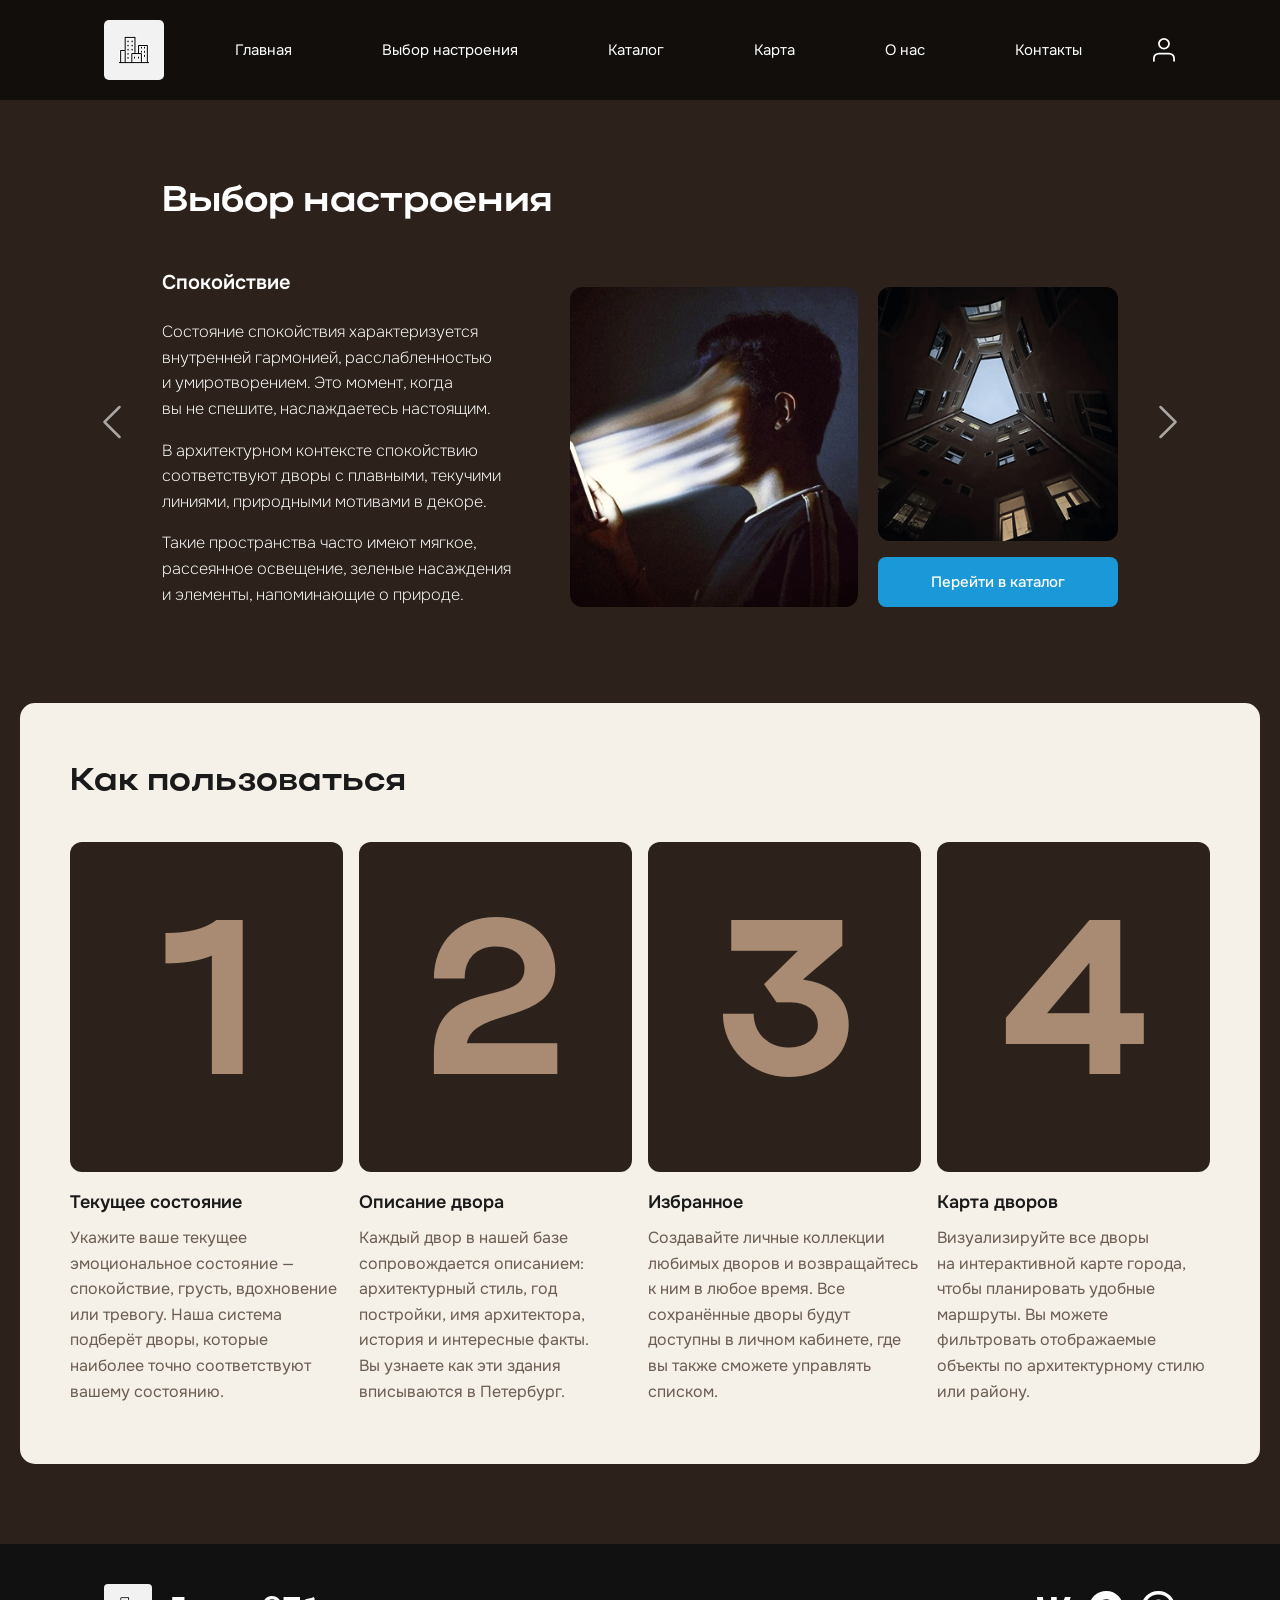
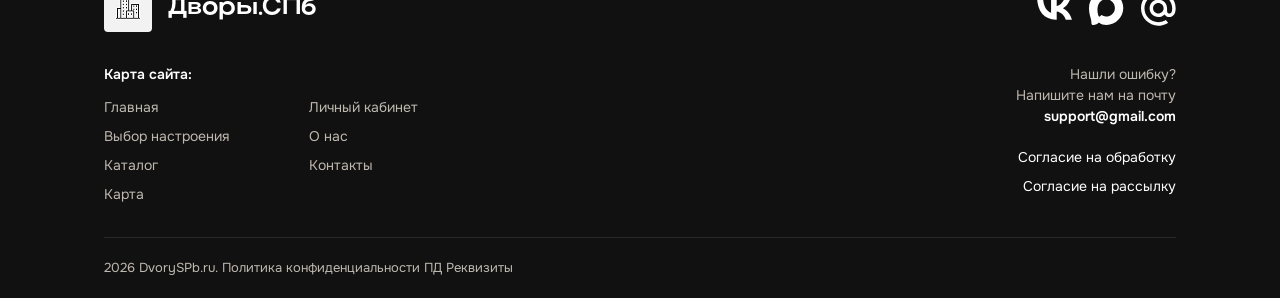
<file: mood.html>
<!DOCTYPE html>
<html lang="ru">
<head>
  <meta charset="UTF-8">
  <meta name="viewport" content="width=device-width, initial-scale=1.0">
  <title>Выбор настроения — Дворы.СПб</title>
  
  <link href="https://cdn.jsdelivr.net/npm/bootstrap@5.3.0/dist/css/bootstrap.min.css" rel="stylesheet">
  
  <link rel="preconnect" href="https://fonts.googleapis.com">
  <link rel="preconnect" href="https://fonts.gstatic.com" crossorigin>
  <link href="https://fonts.googleapis.com/css2?family=Onest:wght@300;400;500;600;700&display=swap" rel="stylesheet">
  
  <link rel="stylesheet" href="css/mood.css">
</head>
<body>

  <!-- шапка -->
  <header class="header">
    <div class="header__container">
      <a href="index.html" class="header__logo-link">
        <div class="header__logo">
          <img src="images/60.png" alt="Дворы.СПб" class="header-logo-img">
        </div>
      </a>
      
      <nav class="header__nav">
        <a href="index.html" class="header__nav-item">Главная</a>
        <a href="mood.html" class="header__nav-item">Выбор настроения</a>
        <a href="catalog.html" class="header__nav-item">Каталог</a>
        <a href="#" class="header__nav-item">Карта</a>
        <a href="#" class="header__nav-item">О нас</a>
        <a href="#" class="header__nav-item">Контакты</a>
      </nav>

      <button class="header__menu-toggle" onclick="toggleMenu()">
        <img src="images/menu.svg" alt="Меню" class="menu-icon">
      </button>

      <a href="cabinet.html" class="header__user-icon">
        <img src="images/Group_86.svg" alt="Профиль" class="user-icon">
      </a>
    </div>
  </header>

  <main class="mood-page">
    
    <div class="container">

      <!-- слайдер -->
      <div id="moodCarousel" class="carousel slide" data-bs-ride="false">

        <h1 class="page-title">Выбор настроения</h1>
        
        <!-- стрелочки -->
        <button class="carousel-control-prev" type="button" data-bs-target="#moodCarousel" data-bs-slide="prev">
          <span class="carousel-control-prev-icon" aria-hidden="true"></span>
          <span class="visually-hidden">Предыдущий</span>
        </button>
        
        <button class="carousel-control-next" type="button" data-bs-target="#moodCarousel" data-bs-slide="next">
          <span class="carousel-control-next-icon" aria-hidden="true"></span>
          <span class="visually-hidden">Следующий</span>
        </button>

        <!-- слайды -->
        <div class="carousel-inner">
          
          <!-- спокойствие -->
          <div class="carousel-item active">
            <div class="row align-items-center">
              
              <div class="col-lg-5">
                <h2 class="mood-title">Спокойствие</h2>
                <div class="mood-description">
                  <p>Состояние спокойствия характеризуется внутренней гармонией, расслабленностью и&nbsp;умиротворением. Это момент, когда вы&nbsp;не&nbsp;спешите, наслаждаетесь настоящим.</p>
                  <p>В&nbsp;архитектурном контексте спокойствию соответствуют дворы с&nbsp;плавными, текучими линиями, природными мотивами в&nbsp;декоре.</p>
                  <p>Такие пространства часто имеют мягкое, рассеянное освещение, зеленые насаждения и&nbsp;элементы, напоминающие о&nbsp;природе.</p>
                </div>
              </div>

              <div class="col-lg-7">
                <div class="mood-images">
                  <div class="mood-image-large">
                    <img src="images/32.png" alt="Спокойствие - фото 1" class="img-fluid">
                  </div>
                  <div class="mood-image-small">
                    <img src="images/33.png" alt="Спокойствие - фото 2" class="img-fluid">
                    <a href="catalog.html" class="btn-catalog">Перейти в каталог</a>
                  </div>
                </div>
              </div>

            </div>
          </div>

          <!-- грусть -->
          <div class="carousel-item">
            <div class="row align-items-center">
              <div class="col-lg-5">
                <h2 class="mood-title">Грусть</h2>
                <div class="mood-description">
                  <p>Грусть&nbsp;&mdash; это тихое, созерцательное состояние, когда хочется замедлиться и&nbsp;прислушаться к&nbsp;себе. Время для рефлексии и&nbsp;внутренних открытий.</p>
                  <p>В&nbsp;архитектуре грусти соответствуют дворы с&nbsp;приглушённой палитрой, теневыми уголками, элементами, несущими отпечаток времени.</p>
                  <p>Такие пространства располагают к&nbsp;неспешным прогулкам, психологической релаксации, внутренним размышлениям и&nbsp;поиску красоты в&nbsp;мелочах.</p>
                </div>
              </div>
              <div class="col-lg-7">
                <div class="mood-images">
                  <div class="mood-image-large">
                    <img src="images/23.jpg" alt="Грусть - фото 1" class="img-fluid">
                  </div>
                  <div class="mood-image-small">
                    <img src="images/24.png" alt="Грусть - фото 2" class="img-fluid">
                    <a href="catalog.html" class="btn-catalog">Перейти в каталог</a>
                  </div>
                </div>
              </div>
            </div>
          </div>

          <!-- вдохновение -->
          <div class="carousel-item">
            <div class="row align-items-center">
              <div class="col-lg-5">
                <h2 class="mood-title">Вдохновение</h2>
                <div class="mood-description">
                  <p>Вдохновение&nbsp;&mdash; это состояние творческого подъёма, когда открываются новые горизонты и&nbsp;возможности. Энергия для действий и&nbsp;свершений.</p>
                  <p>В&nbsp;архитектуре вдохновению соответствуют необычные формы, смелые решения, игра света и&nbsp;тени, неожиданные ракурсы.</p>
                  <p>Такие дворы пробуждают фантазию, дарят импульс к&nbsp;созданию нового и&nbsp;помогают увидеть привычное под другим углом.</p>
                </div>
              </div>
              <div class="col-lg-7">
                <div class="mood-images">
                  <div class="mood-image-large">
                    <img src="images/25.jpg" alt="Вдохновение - фото 1" class="img-fluid">
                  </div>
                  <div class="mood-image-small">
                    <img src="images/26.png" alt="Вдохновение - фото 2" class="img-fluid">
                    <a href="catalog.html" class="btn-catalog">Перейти в каталог</a>
                  </div>
                </div>
              </div>
            </div>
          </div>

          <!-- тревога -->
          <div class="carousel-item">
            <div class="row align-items-center">
              <div class="col-lg-5">
                <h2 class="mood-title">Тревога</h2>
                <div class="mood-description">
                  <p>Тревога&nbsp;&mdash; это состояние внутреннего напряжения, когда мир кажется неустойчивым. Время, когда важно найти опору и&nbsp;чувство безопасности.</p>
                  <p>В&nbsp;архитектуре тревоге могут соответствовать дворы с&nbsp;контрастными переходами, замкнутыми пространствами, элементами, создающими ощущение укрытия.</p>
                  <p>Такие места помогают пережить сложные моменты, давая возможность остановиться, выдохнуть, и&nbsp;найти внутреннее равновесие.</p>
                </div>
              </div>
              <div class="col-lg-7">
                <div class="mood-images">
                  <div class="mood-image-large">
                    <img src="images/27.jpg" alt="Тревога - фото 1" class="img-fluid">
                  </div>
                  <div class="mood-image-small">
                    <img src="images/28.png" alt="Тревога - фото 2" class="img-fluid">
                    <a href="catalog.html" class="btn-catalog">Перейти в каталог</a>
                  </div>
                </div>
              </div>
            </div>
          </div>

        </div>
      </div>
    </div>

      <!-- как пользоваться -->
      <section class="how-to-use">
        <div class="how-to-use__inner">
          
          <h2 class="section-title">Как пользоваться</h2>
          
          <div class="steps-grid">
            
            <!-- 1 -->
            <div class="step-card">
              <div class="step-number">1</div>
              <h3 class="step-title">Текущее состояние</h3>
              <p class="step-description">
                Укажите ваше текущее эмоциональное состояние&nbsp;&mdash; спокойствие, грусть, вдохновение или тревогу. Наша система подберёт дворы, которые наиболее точно соответствуют вашему состоянию.
              </p>
            </div>

            <!-- 2 -->
            <div class="step-card">
              <div class="step-number">2</div>
              <h3 class="step-title">Описание двора</h3>
              <p class="step-description">
                Каждый двор в&nbsp;нашей базе сопровождается описанием: архитектурный стиль, год постройки, имя архитектора, история и&nbsp;интересные факты. Вы&nbsp;узнаете как эти здания вписываются в&nbsp;Петербург.
              </p>
            </div>

            <!-- 3 -->
            <div class="step-card">
              <div class="step-number">3</div>
              <h3 class="step-title">Избранное</h3>
              <p class="step-description">
                Создавайте личные коллекции любимых дворов и&nbsp;возвращайтесь к&nbsp;ним в&nbsp;любое время. Все сохранённые дворы будут доступны в&nbsp;личном кабинете, где вы&nbsp;также сможете управлять списком.
              </p>
            </div>

            <!-- 4 -->
            <div class="step-card">
              <div class="step-number">4</div>
              <h3 class="step-title">Карта дворов</h3>
              <p class="step-description">
                Визуализируйте все дворы на&nbsp;интерактивной карте города, чтобы планировать удобные маршруты. Вы&nbsp;можете фильтровать отображаемые объекты по&nbsp;архитектурному стилю или району.
              </p>
            </div>

          </div>
        </div>
      </section>

  </main>

  <!-- подвальчик -->
  <footer class="footer-full-width">
    <div class="footer-container">
      
      <div class="footer__top">
        <div class="footer__brand">
          <!-- лого на главную -->
          <a href="index.html" class="footer__logo-link">
            <div class="footer__logo">
              <img src="images/48.png" alt="Дворы.СПб" class="footer-logo-img">
            </div>
          </a>
          <span class="footer__site-name">Дворы.СПб</span>
        </div>
        <div class="footer__socials">
          <a href="#" class="footer__social-link">
            <img src="images/vk.svg" alt="VK" class="social-icon">
          </a>
          <a href="#" class="footer__social-link">
            <img src="images/max.svg" alt="MAX" class="social-icon">
          </a>
          <a href="#" class="footer__social-link">
            <img src="images/mail.svg" alt="mail" class="social-icon">
          </a>
        </div>
      </div>

      <div class="footer__middle">
        <div class="footer__sitemap">
          <div class="footer__sitemap-title">Карта сайта:</div>
          <div class="footer__links-row">
            <div class="footer__links-col">
              <a href="index.html">Главная</a>
              <a href="mood.html">Выбор настроения</a>
              <a href="catalog.html">Каталог</a>
              <a href="#">Карта</a>
            </div>
            <div class="footer__links-col">
              <a href="cabinet.html">Личный кабинет</a>
              <a href="#">О нас</a>
              <a href="#">Контакты</a>
            </div>
          </div>
        </div>

        <div class="footer__contacts">
          <div class="footer__support">
            Нашли ошибку?<br>
            Напишите нам на почту<br>
            <a>support@gmail.com</a>
          </div>
          <div class="footer__agreements">
            <a href="#">Согласие на обработку</a>
            <a href="#">Согласие на рассылку</a>
          </div>
        </div>
      </div>

      <div class="footer__bottom">
        <div class="footer__copyright">
          2026 DvorySPb.ru. Политика конфиденциальности ПД Реквизиты
        </div>
      </div>

    </div>
  </footer>

  <script src="https://cdn.jsdelivr.net/npm/bootstrap@5.3.0/dist/js/bootstrap.bundle.min.js"></script>

</body>
</html>
</file>
<file: css/style-index.css>
@font-face {
  font-family: 'Actay Wide';
  src: url('../fonts/ActayWide-Bold.otf') format('opentype');
  font-weight: 700;
  font-style: normal;
  font-display: swap;
}

* {
  margin: 0;
  padding: 0;
  box-sizing: border-box;
}

:root {
  --bg-header: #110e0c;
  --text-header: #ffffff;
  --logo-placeholder: #f5ebe4;
  --bg-page: #2c221b;
  --bg-card: #f0e6dd;
  --text-on-card: #1a1a1a;
  --text-muted: #6b5d52;
  --accent-circle: #a88b72;
  --btn-blue: #1B98D7;
}

body {
  font-family: "Onest", sans-serif;
  background-color: var(--bg-page);
  color: #fff;
  min-height: 100vh;
}

/* шапка */
.header {
  width: 100%;
  background-color: rgba(17, 14, 12, 0.7);
  padding: 20px 0;
  position: fixed;
  top: 0;
  left: 0;
  z-index: 1000;
}

.header__container {
  width: 90%;
  max-width: 1200px;
  margin: 0 auto;
  padding: 0 40px;
  display: flex;
  align-items: center;
  justify-content: space-between;
  gap: 40px;
  box-sizing: border-box;
}

.header__logo {
  width: 60px;
  height: 60px;
  background-color: var(--logo-placeholder);
  border-radius: 5px;
  flex-shrink: 0;
  overflow: hidden;
}

.header__nav {
  display: flex;
  gap: 90px;
  flex: 1;
  justify-content: center;
}

.header__nav-item {
  color: var(--text-header);
  text-decoration: none;
  font-size: 15px;
  font-weight: 400;
  white-space: nowrap;
  transition: opacity 0.2s ease;
}

.header__nav-item:hover {
  opacity: 0.8;
}

.header__user-icon .user-icon {
  width: 24px;
  height: 24px;
  object-fit: contain;
}

.header__logo-link,
.footer__logo-link {
  display: block;
  text-decoration: none;
}

.header__user-icon {
  display: flex;
  align-items: center;
  text-decoration: none;
}

/* главная */
.main-page {
  min-height: 100vh;
}

/* секция герой */
.hero {
  position: relative;
  width: 100%;
  height: 100vh;
  display: flex;
  align-items: center;
  overflow: hidden;
}

.hero__bg {
  position: absolute;
  top: 0;
  left: 0;
  width: 100%;
  height: 100%;
  background-image: url('../images/hero-bg.jpg');
  background-size: cover;
  background-position: center;
  background-repeat: no-repeat;
  z-index: 1;
}

.hero__overlay {
  position: absolute;
  top: 0;
  left: 0;
  width: 100%;
  height: 100%;
  z-index: 2;
}

/* контент герой */
.hero__content {
  position: relative;
  z-index: 3;
  padding-top: 180px;
  width: 100%;
  max-width: 780px;
}

.container {
  width: 90%;
  max-width: 1200px;
  margin: 0 auto;
  padding: 0 40px;
}

.hero__title {
  font-family: 'Actay Wide', sans-serif;
  font-size: 56px;
  font-weight: 700;
  line-height: 1.1;
  color: #fff;
  margin-bottom: 10px;
  margin-top: 350px;
}

.hero__subtitle {
  font-size: 18px;
  line-height: 1.6;
  color: rgba(255, 255, 255, 0.85);
  margin-bottom: 40px;
  margin-right: 300px;
}

.hero__btn {
  display: inline-block;
  background-color: #1189BC;
  color: #fff;
  text-decoration: none;
  border: none;
  border-radius: 8px;
  padding: 16px 70px;
  font-size: 15px;
  font-weight: 500;
  font-family: "Onest", sans-serif;
  cursor: pointer;
  transition: background-color 0.2s ease;
}

.hero__btn:hover {
  background-color: #0e75a3;
}

/* блок с картой */
.map-section {
  padding: 80px 0 0;
  background-color: var(--bg-page);
}

.section-title {
  font-family: 'Actay Wide', sans-serif;
  font-size: 36px;
  font-weight: 700;
  color: #fff;
  margin-bottom: 32px;
}

.map-layout {
  display: grid;
  grid-template-columns: 320px 1fr;
  gap: 40px;
  align-items: start;
}

.filters-wrapper {
  display: flex;
  flex-direction: column;
  gap: 16px;
}

.filter-dropdown {
  position: relative;
  width: 100%;
}

.filter-dropdown__trigger {
  width: 100%;
  background-color: #fff;
  border: none;
  border-radius: 8px;
  padding: 16px 20px;
  display: flex;
  justify-content: space-between;
  align-items: center;
  cursor: pointer;
  font-size: 15px;
  color: var(--text-on-card);
  transition: box-shadow 0.2s;
  user-select: none;
  -webkit-user-select: none;
}

.filter-dropdown__trigger:hover {
  box-shadow: 0 2px 8px rgba(0, 0, 0, 0.1);
}

.filter-dropdown__label {
  font-weight: 500;
}

button {
  font-family: "Onest", sans-serif;
}

.filter-arrow {
  width: 16px;
  height: 16px;
  transition: transform 0.3s ease;
}

.filter-dropdown.active .filter-arrow {
  transform: rotate(180deg);
}

.filter-dropdown__menu {
  position: absolute;
  top: calc(100% + 8px);
  left: 0;
  right: 0;
  background-color: #fff;
  border-radius: 8px;
  box-shadow: 0 4px 12px rgba(0, 0, 0, 0.15);
  padding: 8px 0;
  display: none;
  z-index: 100;
  max-height: 300px;
  overflow-y: auto;
}

.filter-dropdown__menu::-webkit-scrollbar {
  display: none;
}

.filter-dropdown.active .filter-dropdown__menu {
  display: block;
  animation: fadeIn 0.2s ease;
}

.filter-dropdown__item {
  display: flex;
  align-items: center;
  padding: 14px 20px;
  cursor: pointer;
  transition: background-color 0.2s;
}

.filter-dropdown__item input[type="checkbox"] {
  appearance: none;
  -webkit-appearance: none;
  width: 16px;
  height: 16px;
  border: 2px solid #000000;
  border-radius: 50%;
  margin-right: 12px;
  cursor: pointer;
  position: relative;
  flex-shrink: 0;
  background-color: transparent;
  transition: all 0.2s;
}

.filter-dropdown__item input[type="checkbox"]:hover {
  border-color: #1189BC;
}

.filter-dropdown__item input[type="checkbox"]:checked {
  background-color: #1189BC;
  border-color: #1189BC;
}

.filter-dropdown__item span {
  font-size: 16px;
  color: var(--text-on-card);
}

/* сброс фильтров */
.reset-filters-btn {
  background-color: #1189BC;
  color: #fff;
  border: none;
  border-radius: 8px;
  padding: 16px 20px;
  text-align: left;
  font-size: 15px;
  font-weight: 500;
  cursor: pointer;
  transition: background-color 0.2s ease;
  width: 100%;
}

.reset-filters-btn:hover {
  background-color: #0e75a3;
}

.map-container {
  width: 100%;
  height: 600px;
  border-radius: 12px;
  overflow: hidden;
  box-shadow: 0 4px 12px rgba(0, 0, 0, 0.3);
}

.map {
  width: 100%;
  height: 100%;
  background-color: #e0e0e0;
}

.map-image {
  width: 100%;
  height: 100%;
  object-fit: cover;
}

/* подвал */
.footer-full-width {
  width: 100%;
  background-color: #111111;
  padding: 40px 0 20px;
}

.footer-container {
  width: 90%;
  max-width: 1200px;
  margin: 0 auto;
  padding: 0 40px;
  display: flex;
  flex-direction: column;
  gap: 32px;
  color: #fff;
  box-sizing: border-box;
}

.footer__top {
  display: flex;
  justify-content: space-between;
  align-items: center;
  width: 100%;
}

.footer__brand {
  display: flex;
  align-items: center;
  gap: 16px;
}

.footer__logo {
  width: 48px;
  height: 48px;
  background-color: #ffffff;
  border-radius: 4px;
  overflow: hidden;
}

.footer__site-name {
  font-family: 'Actay Wide', sans-serif;
  font-size: 24px;
  font-weight: 700;
}

.footer__socials {
  display: flex;
  gap: 16px;
}

.footer__social-link {
  display: flex;
  align-items: center;
  justify-content: center;
  width: 36px;
  height: 36px;
  border-radius: 50%;
  cursor: pointer;
  transition: background-color 0.2s;
}

.social-icon {
  width: 35px;
  height: 35px;
  object-fit: contain;
}

.footer__middle {
  display: flex;
  justify-content: space-between;
  gap: 40px;
  width: 100%;
}

.footer__sitemap {
  flex: 1;
}

.footer__sitemap-title {
  font-size: 14px;
  font-weight: 600;
  margin-bottom: 12px;
}

.footer__links-row {
  display: flex;
  gap: 80px;
}

.footer__links-col {
  display: flex;
  flex-direction: column;
  gap: 8px;
}

.footer__links-col a {
  color: #bfb8af;
  text-decoration: none;
  font-size: 14px;
}

.footer__contacts {
  display: flex;
  flex-direction: column;
  gap: 20px;
  text-align: right;
}

.footer__support {
  font-size: 14px;
  color: #bfb8af;
  line-height: 1.5;
}

.footer__support a {
  color: #fff;
  text-decoration: none;
  font-weight: 600;
}

.footer__agreements {
  display: flex;
  flex-direction: column;
  gap: 8px;
}

.footer__agreements a {
  color: #fff;
  text-decoration: none;
  font-size: 14px;
}

.footer__bottom {
  border-top: 1px solid rgba(255,255,255, 0.1);
  padding-top: 20px;
}

.footer__copyright {
  font-size: 13px;
  color: #bfb8af;
}

/* как пользоваться */
.how-to-use {
  width: calc(100% - 40px);
  background-color: #f5f0e8;
  padding: 60px 20px;
  margin: 80px auto 0;
  border-radius: 15px;
}

.how-to-use__inner {
  max-width: 1140px;
  margin: 0 auto;
}

.how-to-use__title {
  font-family: 'Actay Wide', sans-serif;
  font-size: 32px;
  font-weight: 700;
  color: var(--text-on-card);
  margin-bottom: 40px;
}

/* сетка карточек */
.steps-grid {
  display: grid;
  grid-template-columns: repeat(4, 1fr);
  gap: 16px;
}

.step-card {
  height: 100%;
  display: flex;
  flex-direction: column;
}

.step-number {
  width: 100%;
  height: 330px;
  background-color: #2c221b;
  border-radius: 12px;
  display: flex;
  align-items: center;
  justify-content: center;
  font-family: 'Actay Wide', sans-serif;
  font-size: 220px;
  font-weight: 700;
  color: #a88b72;
  margin-bottom: 20px;
  line-height: 0.8;
  padding-top: 20px;
}

.step-title {
  font-family: 'Onest', sans-serif;
  font-size: 18px;
  font-weight: 600;
  color: var(--text-on-card);
  margin-bottom: 12px;
}

.step-description {
  font-size: 16px;
  line-height: 1.6;
  color: var(--text-muted);
  margin: 0;
}

/* популярные дворы */
.popular-courtyards {
  padding: 80px 0 0;
  background-color: var(--bg-page);
}

.popular-slider {
  position: relative;
  display: flex;
  align-items: center;
}

.slider-arrow {
  position: absolute;
  top: 50%;
  transform: translateY(-50%);
  background: transparent;
  border: none;
  color: rgba(255, 255, 255, 0.6);
  cursor: pointer;
  padding: 0;
  width: 60px;
  height: 60px;
  display: flex;
  align-items: center;
  justify-content: center;
  opacity: 0.6;
  transition: opacity 0.2s;
  z-index: 10;
}

.slider-arrow:hover {
  opacity: 1;
}

.slider-arrow svg {
  width: 40px;
  height: 40px;
}

.slider-arrow--prev {
  left: -80px;
}

.slider-arrow--next {
  right: -80px;
}

.popular-cards {
  display: grid;
  grid-template-columns: repeat(3, 1fr);
  gap: 20px;
  width: 100%;
}

.popular-card {
  position: relative;
  border-radius: 12px;
  overflow: hidden;
  background-color: #8a8a8a;
  transition: transform 0.3s ease;
}

.popular-card:hover {
  transform: translateY(-4px);
}

.popular-card__image {
  width: 100%;
  height: 430px;
}

.popular-card__img {
  width: 100%;
  height: 100%;
  object-fit: cover;
  display: block;
}

.popular-card__info {
  position: absolute;
  bottom: 16px;
  left: 16px;
  right: 16px;
  background-color: #fff;
  border-radius: 8px;
  padding: 14px 16px;
}

.popular-card__title {
  font-size: 16px;
  font-weight: 600;
  color: var(--text-on-card);
  margin-bottom: 8px;
}

.popular-card__district,
.popular-card__style {
  font-size: 14px;
  color: var(--text-muted);
  margin-bottom: 4px;
}

.popular-card__style {
  margin-bottom: 12px;
}

.popular-card__link {
  display: inline-block;
  color: var(--text-on-card);
  text-decoration: none;
  font-size: 14px;
  font-weight: 500;
  transition: color 0.2s;
}

.popular-card__link:hover {
  color: var(--btn-blue);
}

/* статистика */
.statistics-section {
  width: calc(100% - 40px);
  background-color: #f5f0e8;
  padding: 60px 20px;
  margin: 80px auto 80px;
  border-radius: 15px;
}

.statistics-section__inner {
  max-width: 1140px;
  margin: 0 auto;
}

.statistics-section__title {
  font-family: 'Actay Wide', sans-serif;
  font-size: 32px;
  font-weight: 700;
  color: var(--text-on-card);
  margin-bottom: 40px;
}

.statistics-grid {
  display: grid;
  grid-template-columns: repeat(3, 1fr);
  gap: 20px;
  margin-bottom: 20px;
}

.stat-card {
  background-color: #a88b72;
  border-radius: 12px;
  padding: 40px 30px;
  text-align: center;
}

.stat-number {
  font-family: 'Actay Wide', sans-serif;
  font-size: 120px;
  font-weight: 700;
  color: #fff;
  margin: 0;
  line-height: 1;
}

.stat-label {
  font-size: 16px;
  font-weight: 500;
  color: rgba(255, 255, 255, 0.9);
}

.statistics-descriptions {
  display: grid;
  grid-template-columns: repeat(3, 1fr);
  gap: 20px;
}

.stat-description {
  font-size: 14px;
  line-height: 1.6;
  color: var(--text-muted);
  margin: 0;
  text-align: left;
}

/* планшет (641px - 1024px) */
@media (min-width: 641px) and (max-width: 1024px) {
  /* шапка */
  .header {
    padding: 16px 0;
  }

  .header__container {
    width: 90%;
    max-width: 834px;
    margin: 0 auto;
    padding: 0 40px;
  }

  .header__logo {
    width: 50px;
    height: 50px;
  }

  .header__nav {
    display: none;
  }

  .header__menu-toggle {
    display: block;
    background: none;
    border: none;
    cursor: pointer;
    padding: 0;
    order: 2;
  }

  .header__menu-toggle img {
    width: 40px;
    height: 40px;
  }

  .header__user-icon {
    display: none;
  }

  /* хиро блок */
  .hero {
    min-height: 100vh;
    height: 100vh;
  }

  .hero__content {
    max-width: 600px;
    padding-top: 120px;
  }

  .hero__title {
    font-size: 40px;
    margin-top: 300px;
    margin-bottom: 16px;
  }

  .hero__subtitle {
    font-size: 16px;
    margin-right: 50px;
    margin-bottom: 30px;
  }

  .hero__btn {
    padding: 14px 50px;
    font-size: 14px;
  }

  /* карта */
  .map-section {
    padding: 40px 0 0;
  }

  .container {
    width: 90%;
    max-width: 834px;
    margin: 0 auto;
    padding: 0 40px;
  }

  .section-title {
    font-size: 28px;
    margin-bottom: 24px;
  }

  /* фильтры и карта */
  .map-layout {
    display: flex;
    flex-direction: column;
    gap: 20px;
  }

  .filters-wrapper {
    display: grid;
    grid-template-columns: 1fr 1fr;
    grid-template-rows: auto auto;
    gap: 16px;
    width: 100%;
  }

  /* первый фильтр */
  .filter-dropdown:nth-child(1) {
    grid-column: 1;
    grid-row: 1;
  }

  /* второй фильтр */
  .filter-dropdown:nth-child(2) {
    grid-column: 1;
    grid-row: 2;
  }

  .reset-filters-btn {
    grid-column: 2;
    grid-row: 1;
    background-color: #1189BC;
    color: #fff;
    border: none;
    border-radius: 8px;
    padding: 14px 20px;
    font-size: 14px;
    font-weight: 500;
    cursor: pointer;
    transition: background-color 0.2s;
    width: 100%; 
  }

  .reset-filters-btn:hover {
    background-color: #0e75a3;
  }

  .filter-dropdown__trigger {
    padding: 14px 18px;
    font-size: 14px;
    width: 100%;
  }

  .map-container {
    width: 100%;
    height: 450px;
  }

  /* как пользоваться */
  .how-to-use {
    width: calc(100% - 40px);
    padding: 50px 60px;
    margin: 60px auto 0;
  }

  .how-to-use__inner {
    max-width: 834px;
  }

  .how-to-use__title {
    font-size: 28px;
    margin-bottom: 32px;
  }

  .steps-grid {
    display: flex;
    overflow-x: auto;
    gap: 16px;
    scroll-snap-type: x mandatory;
    -webkit-overflow-scrolling: touch;
    scrollbar-width: none;
    -ms-overflow-style: none;
  }

  .steps-grid::-webkit-scrollbar {
    display: none;
  }

  .step-card {
    flex: 0 0 calc(50% - 8px);
    scroll-snap-align: start;
  }

  .step-number {
    height: 280px;
    font-size: 180px;
  }

  .step-title {
    font-size: 16px;
  }

  .step-description {
    font-size: 14px;
  }

  /* популярные дворы */
  .popular-courtyards {
    padding: 60px 0 0;
  }

  .popular-slider {
    position: relative;
  }

  .slider-arrow {
    display: none;
  }

  .popular-cards {
    display: flex;
    overflow-x: auto;
    gap: 16px;
    scroll-snap-type: x mandatory;
    -webkit-overflow-scrolling: touch;
    scrollbar-width: none;
    -ms-overflow-style: none;
    padding-bottom: 20px;
  }

  .popular-cards::-webkit-scrollbar {
    display: none;
  }

  .popular-card {
    flex: 0 0 calc(50% - 8px);
    scroll-snap-align: start;
  }

  .popular-card__image {
    height: 380px;
  }

  .popular-card__info {
    padding: 12px 14px;
  }

  .popular-card__title {
    font-size: 15px;
  }

  .popular-card__district,
  .popular-card__style {
    font-size: 13px;
  }

  /* статистика */
  .statistics-section {
    width: calc(100% - 40px);
    padding: 50px 60px;
    margin: 60px auto 60px;
  }

  .statistics-section__inner {
    max-width: 834px;
  }

  .statistics-section__title {
    font-size: 28px;
    margin-bottom: 32px;
  }

  .statistics-grid {
    display: flex;
    flex-direction: column;
    gap: 20px;
    margin-bottom: 20px;
  }

  .stat-card {
    padding: 35px 25px;
  }

  .stat-number {
    font-size: 90px;
  }

  .stat-label {
    font-size: 15px;
  }

  .statistics-descriptions {
    display: flex;
    flex-direction: column;
    gap: 20px;
  }

  .stat-description {
    font-size: 13px;
  }

  /* подвал */
  .footer-full-width {
    padding: 40px 0 0;
  }

  .footer-container {
    width: 90%;
    max-width: 834px;
    margin: 0 auto;
    padding: 0 40px 20px;
  }

  .footer__top {
    flex-direction: row;
    justify-content: space-between;
    align-items: center;
    margin-bottom: 24px;
  }

  .footer__logo {
    width: 44px;
    height: 44px;
  }

  .footer__site-name {
    font-size: 22px;
  }

  .footer__social-link {
    width: 34px;
    height: 34px;
  }

  .social-icon {
    width: 30px;
    height: 30px;
  }

  .footer__middle {
    display: grid;
    grid-template-columns: 1fr 1fr;
    gap: 40px;
  }

  .footer__links-row {
    gap: 40px;
  }

  .footer__contacts {
    text-align: right;
    display: flex;
    flex-direction: column;
    gap: 16px;
    align-items: flex-end;
  }
}

@media (min-width: 1025px) {
  .header__menu-toggle {
    display: none !important;
  }
  .header__user-icon {
    display: flex;
  }
}

/* мобилка (до 640px) */
@media (max-width: 640px) {
  /* Шапка */
  .header {
    padding: 12px 0;
  }

  .header__container {
    width: 100%;
    max-width: 390px;
    margin: 0 auto;
    padding: 0 16px;
  }

  .header__logo {
    width: 48px;
    height: 48px;
    display: flex;
    align-items: center;
    justify-content: center;
    background-color: var(--logo-placeholder);
    border-radius: 5px;
    overflow: hidden;
    flex-shrink: 0;
  }

  .header__nav {
    display: none;
  }

  .header__menu-toggle {
    display: block;
    background: none;
    border: none;
    cursor: pointer;
    padding: 0;
    width: 40px;
    height: 40px;
  }

  .header__menu-toggle img {
    width: 38px;
    height: 38px;
    object-fit: contain;
  }

  .header__user-icon {
    display: none;
  }

  /* хиро блок */
  .hero {
    height: auto;
    min-height: 100vh;
  }

  .hero__content {
    padding-top: 120px;
    max-width: 100%;
  }

  .hero__title {
    font-size: 24px;
    margin-top: 400px;
    margin-bottom: 8px;
  }

  .hero__subtitle {
    font-size: 14px;
    margin-right: 0;
    margin-bottom: 38px;
  }

  .hero__btn {
    padding: 14px 32px;
    font-size: 14px;
    width: 100%;
    text-align: center;
    box-sizing: border-box;
  }

  /* карта */
  .map-section {
    padding: 32px 0 0;
  }

  .container {
    width: 100%;
    max-width: 390px;
    margin: 0 auto;
    padding: 0 16px;
  }

  .section-title {
    font-size: 24px;
    margin-bottom: 20px;
  }

  .map-layout {
    grid-template-columns: 1fr;
    gap: 16px;
  }

  .filters-wrapper {
    width: 100%;
  }

  .filter-dropdown__trigger {
    padding: 14px 16px;
    font-size: 14px;
  }

  .map-container {
    height: 300px;
    width: 100%;
  }

  /* как пользоваться */
  .how-to-use {
    width: calc(100% - 32px);
    padding: 40px 16px;
    margin: 40px auto 0;
  }

  .how-to-use__title {
    font-size: 24px;
    margin-bottom: 24px;
  }

  .steps-grid {
    display: flex;
    overflow-x: auto;
    gap: 16px;
    scroll-snap-type: x mandatory;
    -webkit-overflow-scrolling: touch;
    scrollbar-width: none;
    -ms-overflow-style: none;
  }

  .steps-grid::-webkit-scrollbar {
    display: none;
  }

  .step-card {
    flex: 0 0 calc(100% - 16px);
    scroll-snap-align: start;
  }

  .step-number {
    height: 240px;
    font-size: 160px;
  }

  .step-title {
    font-size: 16px;
  }

  .step-description {
    font-size: 14px;
  }

  /* популярные дворы */
  .popular-courtyards {
    padding: 32px 0 0;
  }

  .popular-slider {
    position: relative;
  }

  .slider-arrow {
    display: none;
  }

  .popular-cards {
    display: flex;
    overflow-x: auto;
    scroll-snap-type: x mandatory;
    scrollbar-width: none;
    padding-bottom: 20px;
  }

  .popular-cards::-webkit-scrollbar {
    display: none;
  }

  .popular-card {
    flex: 0 0 calc(100% - 16px);
    scroll-snap-align: start;
  }

  .popular-card__image {
    height: 320px;
  }

  .popular-card__info {
    padding: 12px 14px;
  }

  .popular-card__title {
    font-size: 14px;
  }

  .popular-card__district,
  .popular-card__style {
    font-size: 12px;
  }

  /* статистика */
  .statistics-section {
    width: calc(100% - 32px);
    padding: 40px 16px;
    margin: 40px auto;
  }

  .statistics-section__title {
    font-size: 24px;
    margin-bottom: 24px;
  }

  .statistics-grid {
    display: grid;
    grid-template-columns: 1fr;
    gap: 15px;
    margin-bottom: 0;
  }

  .stat-card {
    padding: 30px 20px;
    margin: 0;
  }

  .stat-number {
    font-size: 72px;
  }

  .stat-label {
    font-size: 14px;
  }

  .statistics-descriptions {
    display: grid;
    grid-template-columns: 1fr;
    gap: 15px;
    margin-top: 20px;
  }

  .stat-description {
    font-size: 13px;
    margin-bottom: 0;
  }

  /* подвал */
  .footer-full-width {
    padding: 30px 0 0;
  }

  .footer-container {
    width: 100%;
    max-width: 390px;
    margin: 0 auto;
    padding: 0 16px 20px;
    gap: 0;
  }

  .footer__top {
    flex-direction: column;
    align-items: flex-start;
    gap: 16px;
    margin-bottom: 24px;
  }

  .footer__brand {
    display: flex;
    align-items: center;
    gap: 12px;
  }

  .footer__logo {
    width: 40px;
    height: 40px;
    background-color: #ffffff;
    border-radius: 4px;
    overflow: hidden;
    display: flex;
    align-items: center;
    justify-content: center;
    flex-shrink: 0;
  }


  .footer__site-name {
    font-size: 20px;
  }

  .footer__socials {
    order: -1;
    gap: 12px;
  }

  .footer__social-link {
    width: 32px;
    height: 32px;
  }

  .social-icon {
    width: 28px;
    height: 28px;
  }

  .footer__middle {
    display: flex;
    flex-direction: column;
    gap: 20px;
  }

  .footer__sitemap-title {
    font-size: 13px;
    margin-bottom: 12px;
  }

  .footer__links-row {
    display: grid;
    grid-template-columns: 1fr 1fr;
    gap: 8px 20px;
  }

  .footer__links-col a {
    font-size: 13px;
  }

  .footer__contacts {
    text-align: left;
    align-items: flex-start;
    gap: 12px;
  }

  .footer__support {
    font-size: 13px;
    line-height: 1.4;
  }

  .footer__agreements {
    display: flex;
    flex-direction: column;
    gap: 6px;
  }

  .footer__agreements a {
    font-size: 13px;
  }

  .footer__bottom {
    margin-top: 20px;
    padding-top: 12px;
    border-top: 1px solid rgba(255,255,255, 0.1);
  }

  .footer__copyright {
    font-size: 12px;
  }
}

.header__nav.active {
  display: flex !important;
  flex-direction: column;
  position: absolute;
  top: 100%;
  left: 0;
  right: 0;
  background-color: var(--bg-header);
  padding: 20px 40px;
  gap: 16px;
  box-shadow: 0 4px 12px rgba(0,0,0,0.3);
  z-index: 1000;
}
</file>
<file: css/style.css>
@font-face {
  font-family: 'Actay Wide';
  src: url('../fonts/ActayWide-Bold.otf') format('opentype');
  font-weight: 700;
  font-style: normal;
  font-display: swap;
}

/* бейзик */
* {
  margin: 0;
  padding: 0;
  box-sizing: border-box;
}

:root {
  --bg-header: #110e0c;
  --text-header: #ffffff;
  --logo-placeholder: #f5ebe4;
  
  --bg-page: #2c221b;
  --bg-card: #f0e6dd;
  --text-on-card: #1a1a1a;
  --text-muted: #6b5d52;
  --accent-circle: #a88b72;
}

.main__title,
.favorites__title,
.footer__site-name {
  font-family: 'Actay Wide', sans-serif;
  font-weight: 700;
}

body {
  font-family: "Onest", sans-serif;
  background-color: var(--bg-page);
  color: #fff;
  min-height: 100vh;
}

.container {
  width: 90%;
  max-width: 90%;
  margin: 0 auto;
  padding: 0 5%;
}

button {
  font-family: "Onest", sans-serif;
}

/* шапочка */
.header {
  width: 100%;
  background-color: var(--bg-header);
  padding: 20px 0;
  margin-bottom: 40px;
}

.header__container {
  width: 90%;
  max-width: 1200px;
  margin: 0 auto;
  padding: 0 40px;
  display: flex;
  align-items: center;
  justify-content: space-between;
  gap: 40px;
  box-sizing: border-box;
}

.header__logo {
  width: 60px;
  height: 60px;
  background-color: var(--logo-placeholder);
  border-radius: 5px;
  flex-shrink: 0;
  overflow: hidden
}

.header__nav {
  display: flex;
  gap: 90px;
  flex: 1;
  justify-content: center;
}

.header__nav-item {
  color: var(--text-header);
  text-decoration: none;
  font-size: 15px;
  font-weight: 400;
  white-space: nowrap;
}

.header__user-icon .user-icon {
  width: 24px;
  height: 24px;
  object-fit: contain;
}

.content-wrapper {
  width: 100%;
  max-width: 1200px;
  margin: 0 auto;
  padding: 0 40px 40px;
  display: flex;
  flex-direction: column;
  gap: 20px;
}

.main__title {
  font-size: 36px;
  margin-bottom: 32px;
  margin-top: 40px;
}

.favorites__title {
  font-size: 28px;
  margin-top: 30px;
  margin-bottom: 15px;
}

/* карточки профиль */
.cards-row {
  display: flex;
  gap: 20px;
  width: 100%;
}

.card--profile {
  flex: 0 0 calc(66.666% - 13.333px);
  background-color: var(--bg-card);
  border-radius: 8px;
  padding: 28px 32px;
  display: flex;
  align-items: center;
  gap: 20px;
  position: relative;
}

.card--profile .avatar {
  width: 72px;
  height: 72px;
  border-radius: 50%;
  object-fit: cover;
  flex-shrink: 0;
}

.card--profile .card__info {
  display: flex;
  flex-direction: column;
  gap: 6px;
}

.card--profile .card__name {
  font-size: 22px;
  font-weight: 600;
  color: var(--text-on-card);
}

.card--profile .card__nickname,
.card--profile .card__email {
  font-size: 14px;
  color: var(--text-muted);
}

.card__edit {
  position: absolute;
  right: 28px;
  top: 50%;
  transform: translateY(-50%);
  cursor: pointer;
  display: flex;
  align-items: center;
}

.card__edit .edit-icon {
  width: 22px;
  height: 22px;
  object-fit: contain;
}

.card--status {
  flex: 0 0 calc(33.333% - 6.666px);
  background-color: var(--bg-card);
  border-radius: 8px;
  padding: 28px 32px;
  display: flex;
  align-items: center;
  gap: 20px;
}

.card--status .status-circle {
  width: 72px;
  height: 72px;
  border-radius: 50%;
  background-color: var(--accent-circle);
  flex-shrink: 0;
}

.card--status .status-info__label {
  font-size: 22px;
  font-weight: 600;
  color: var(--text-on-card);
  margin-bottom: 4px;
}

.card--status .status-info__value {
  font-size: 16px;
  color: var(--text-muted);
}

/* избранное */
.favorites-row {
  display: flex;
  gap: 20px;
  width: 100%;
  flex-wrap: wrap;
}

.favorite-card {
  flex: 0 0 calc(33.333% - 13.333px);
  background-color: #8a8a8a;
  border-radius: 6px;
  overflow: hidden;
  position: relative;
  transition: transform 0.3s ease;
}

.favorite-card:hover {
  transform: translateY(-4px);
}

.favorite-card__image {
  width: 100%;
  height: 430px;
  background-color: #9e8585;
  background-size: cover;
  background-position: center;
}

.favorite-card__remove {
  position: absolute;
  top: 16px;
  right: 16px;
  cursor: pointer;
  z-index: 2;
}

.favorite-card__remove img {
  width: 24px;
  height: 24px;
  object-fit: contain;
}

.favorite-card__info {
  position: absolute;
  bottom: 16px;
  left: 16px;
  right: 16px;
  background-color: #fff;
  border-radius: 6px;
  padding: 16px 20px;
}

.favorite-card__header {
  display: flex;
  justify-content: space-between;
  align-items: center;
  margin-bottom: 8px;
}

.favorite-card__name {
  font-size: 16px;
  font-weight: 600;
  color: #1a1a1a;
}

.favorite-card__rating {
  color: #1a1a1a;
  display: flex;
  align-items: center;
  gap: 6px;
  font-size: 16px;
  font-weight: 600;
}

.favorite-card__district {
  font-size: 14px;
  color: #6b6b6b;
  margin-bottom: 4px;
}

.favorite-card__tag {
  font-size: 14px;
  font-weight: 600;
  color: #1a1a1a;
}

.favorite-card__rating .star {
  width: 18px;
  height: 18px;
  object-fit: contain;
}

/* подвал */
.footer-full-width {
  width: 100%;
  background-color: #111111;
  margin-top: 30px;
  padding: 40px 0 20px;
}

.footer-container {
  width: 90%;
  max-width: 1200px;
  margin: 0 auto;
  padding: 0 40px;
  display: flex;
  flex-direction: column;
  gap: 32px;
  color: #fff;
  box-sizing: border-box;
}

.footer__top {
  display: flex;
  justify-content: space-between;
  align-items: center;
  width: 100%;
}

.footer__brand {
  display: flex;
  align-items: center;
  gap: 16px;
}

.footer__logo {
  width: 48px;
  height: 48px;
  background-color: #ffffff;
  border-radius: 4px;
  overflow: hidden;
}

.footer__site-name {
  font-family: 'Actay Wide', sans-serif;
  font-size: 24px;
  font-weight: 700;
}

.footer__socials {
  display: flex;
  gap: 16px;
}

.footer__social-link {
  display: flex;
  align-items: center;
  justify-content: center;
  width: 36px;
  height: 36px;
  border-radius: 50%;
  cursor: pointer;
  transition: background-color 0.2s;
}

.social-icon {
  width: 35px;
  height: 35px;
  object-fit: contain;
}

.footer__middle {
  display: flex;
  justify-content: space-between;
  gap: 40px;
  width: 100%;
}

.footer__sitemap {
  flex: 1;
}

.footer__sitemap-title {
  font-size: 14px;
  font-weight: 600;
  margin-bottom: 12px;
}

.footer__links-row {
  display: flex;
  gap: 80px;
}

.footer__links-col {
  display: flex;
  flex-direction: column;
  gap: 8px;
}

.footer__links-col a {
  color: #bfb8af;
  text-decoration: none;
  font-size: 14px;
}

.footer__contacts {
  display: flex;
  flex-direction: column;
  gap: 20px;
  text-align: right;
}

.footer__support {
  font-size: 14px;
  color: #bfb8af;
  line-height: 1.5;
}

.footer__support a {
  color: #fff;
  text-decoration: none;
  font-weight: 600;
}

.footer__agreements {
  display: flex;
  flex-direction: column;
  gap: 8px;
}

.footer__agreements a {
  color: #fff;
  text-decoration: none;
  font-size: 14px;
}

.footer__bottom {
  border-top: 1px solid rgba(255,255,255, 0.1);
  padding-top: 20px;
}

.footer__copyright {
  font-size: 13px;
  color: #bfb8af;
}

.header__logo-link,
.footer__logo-link {
  display: block;
  text-decoration: none;
}

.header__user-icon {
  display: flex;
  align-items: center;
  text-decoration: none;
}

@media (max-width: 1024px) {
  /* шапка */
  .header {
    padding: 16px 0;
    margin-bottom: 40px;
  }

  .header__container {
    width: 90%;
    max-width: 834px;
    margin: 0 auto;
    padding: 0 40px;
    display: flex;
    align-items: center;
    justify-content: space-between;
    box-sizing: border-box;
  }

  .header__nav {
    display: none;
  }

  .header__menu-toggle {
    display: block;
    background: none;
    border: none;
    cursor: pointer;
    padding: 0;
    order: 2;
  }

  .header__menu-toggle img {
    width: 40px;
    height: 40px;
  }

  .header__user-icon {
    display: none;
  }

  /* контент */
  .content-wrapper {
    width: 90%;
    max-width: 834px;
    margin: 0 auto;
    padding: 0 40px 40px;
    box-sizing: border-box;
  }

  .main__title {
    font-size: 28px;
    margin-top: 0;
    margin-bottom: 0;
  }

  .favorites__title {
    font-size: 24px;
    margin-top: 32px;
    margin-bottom: 0;
  }

  /* карточки */
  .cards-row {
    flex-direction: column;
    gap: 16px;
  }

  .card--profile {
    width: 100%;
    padding: 24px;
  }

  .card--profile .avatar {
    width: 56px;
    height: 56px;
  }

  .card--profile .card__name {
    font-size: 18px;
  }

  .card--profile .card__nickname,
  .card--profile .card__email {
    font-size: 13px;
  }

  .card__edit .edit-icon {
    width: 20px;
    height: 20px;
  }

  .card--status {
    width: calc(50% - 10px);
    max-width: 360px;
    padding: 20px 24px;
  }

  .card--status .status-circle {
    width: 56px;
    height: 56px;
  }

  .card--status .status-info__label {
    font-size: 18px;
  }

  .favorites-row {
    display: grid;
    grid-template-columns: 1fr 1fr;
    gap: 20px;
  }

  .favorite-card {
    width: 100%;
  }

  .favorite-card__image {
    height: 400px;
  }

  .favorite-card__remove img {
    width: 24px;
    height: 24px;
  }

  .favorite-card__info {
    left: 12px;
    right: 12px;
    bottom: 12px;
    padding: 12px 14px;
  }

  /* подвал */
  .footer-full-width {
    width: 100%;
    background-color: #111111;
    margin-top: 0;
    padding: 40px 0 0;
  }

  .footer-container {
    width: 90%;
    max-width: 834px;
    margin: 0 auto;
    padding: 0 40px 20px;
    box-sizing: border-box;
  }

  .footer__top {
    flex-direction: row;
    justify-content: space-between;
    align-items: center;
    margin-bottom: 24px;
  }

  .footer__middle {
    display: grid;
    grid-template-columns: 1fr 1fr;
    gap: 40px;
  }

  .footer__sitemap {
    flex: 1;
  }

  .footer__links-row {
    gap: 40px;
  }

  .footer__contacts {
    text-align: right;
    display: flex;
    flex-direction: column;
    gap: 16px;
    align-items: flex-end;
  }

  .footer__support {
    font-size: 14px;
    color: #bfb8af;
    line-height: 1.5;
  }

  .footer__agreements {
    display: flex;
    flex-direction: column;
    gap: 8px;
  }
}

@media (min-width: 1025px) {
  .header__menu-toggle {
    display: none !important;
  }
  .header__user-icon {
    display: flex;
  }
}

.header__nav.active {
  display: flex !important;
  flex-direction: column;
  position: absolute;
  top: 100%;
  left: 0;
  right: 0;
  background-color: var(--bg-header);
  padding: 20px 40px;
  gap: 16px;
  box-shadow: 0 4px 12px rgba(0,0,0,0.3);
  z-index: 1000;
}

/* мобилка (до 640px) */
@media (max-width: 640px) {
  /* шапка */
  .header {
    padding: 12px 0;
    margin-bottom: 30px;
  }

  .header__container {
    width: 100%;
    max-width: 390px;
    margin: 0 auto;
    padding: 0 16px;
    display: flex;
    align-items: center;
    justify-content: space-between;
  }

  .header__logo {
    width: 48px;
    height: 48px;
    display: flex;
    align-items: center;
    justify-content: center;
    background-color: var(--logo-placeholder);
    border-radius: 5px;
    overflow: hidden;
    flex-shrink: 0;
  }

  .header__menu-toggle img {
    width: 38px;
    height: 38px;
    object-fit: contain;
  }

  .header__menu-toggle {
    display: block;
    background: none;
    border: none;
    cursor: pointer;
    padding: 0;
    width: 40px;
    height: 40px;
    display: flex;
    align-items: center;
    justify-content: center;
  }

  .header__nav {
    display: none;
  }

  .header__user-icon {
    display: none;
  }


  /* контент */
  .content-wrapper {
    width: 100%;
    max-width: 390px;
    margin: 0 auto;
    padding: 0 16px 30px;
  }

  .main__title {
    font-size: 24px;
    margin-bottom: 0px;
  }

  .favorites__title {
    font-size: 20px;
    margin-top: 24px;
    margin-bottom: 0px;
  }

  /* карточки */
  .cards-row {
    flex-direction: column;
    gap: 12px;
  }

  .card--profile {
    width: 100%;
    padding: 20px;
  }

  .card--profile .avatar {
    width: 52px;
    height: 52px;
  }

  .card--profile .card__name {
    font-size: 16px;
  }

  .card--profile .card__nickname,
  .card--profile .card__email {
    font-size: 12px;
  }

  .card__edit .edit-icon {
    width: 18px;
    height: 18px;
  }

  .card--status {
    width: 100%;
    padding: 20px;
  }

  .card--status .status-circle {
    width: 52px;
    height: 52px;
  }

  .card--status .status-info__label {
    font-size: 16px;
  }

  .card--status .status-info__value {
    font-size: 13px;
  }

  .favorites-row {
    display: flex;
    flex-direction: column;
    gap: 16px;
  }

  .favorite-card {
    width: 100%;
  }

  .favorite-card__image {
    height: 320px;
  }

  .favorite-card__remove img {
    width: 24px;
    height: 24px;
  }

  .favorite-card__info {
    left: 12px;
    right: 12px;
    bottom: 12px;
    padding: 12px;
  }

  .favorite-card__name {
    font-size: 14px;
  }

  .favorite-card__district,
  .favorite-card__tag {
    font-size: 12px;
  }

  .favorite-card__rating {
    font-size: 14px;
  }

  .favorite-card__rating .star {
    width: 16px;
    height: 16px;
  }

  /* подвал */
  .footer-full-width {
    width: 100%;
    background-color: #111111;
    margin-top: 0px;
    padding: 30px 0 00px;
  }

  .footer-container {
    width: 100%;
    max-width: 390px;
    margin: 0 auto;
    padding: 0 16px 20px;
    gap: 0;
  }

  .footer__top {
    flex-direction: column;
    align-items: flex-start;
    gap: 16px;
    margin-bottom: 24px;
  }

  .footer__brand {
    display: flex;
    align-items: center;
    gap: 12px;
  }

  .footer__logo {
    width: 40px;
    height: 40px;
    background-color: #ffffff;
    border-radius: 4px;
    overflow: hidden;
    display: flex;
    align-items: center;
    justify-content: center;
    flex-shrink: 0;
  }

  .footer__site-name {
    font-size: 20px;
  }

  .footer__socials {
    order: -1;
    gap: 12px;
  }

  .footer__social-link {
    width: 32px;
    height: 32px;
  }

  .social-icon {
    width: 28px;
    height: 28px;
  }

  .footer__middle {
    display: flex;
    flex-direction: column;
    gap: 20px;
  }

  .footer__sitemap-title {
    font-size: 13px;
    margin-bottom: 12px;
  }

  .footer__links-row {
    display: grid;
    grid-template-columns: 1fr 1fr;
    gap: 8px 20px;
  }

  .footer__links-col {
    display: flex;
    flex-direction: column;
    gap: 8px;
  }

  .footer__links-col a {
    font-size: 13px;
  }

  .footer__contacts {
    text-align: left;
    align-items: flex-start;
    gap: 12px;
  }

  .footer__support {
    font-size: 13px;
    line-height: 1.4;
  }

  .footer__agreements {
    display: flex;
    flex-direction: column;
    gap: 6px;
  }

  .footer__agreements a {
    font-size: 13px;
  }

  .footer__bottom {
    margin-top: 20px;
    padding-top: 12px;
    border-top: 1px solid rgba(255,255,255, 0.1);
  }

  .footer__copyright {
    font-size: 12px;
  }
}
</file>
<file: css/style-catalog.css>
@font-face {
  font-family: 'Actay Wide';
  src: url('../fonts/ActayWide-Bold.otf') format('opentype');
  font-weight: 700;
  font-style: normal;
  font-display: swap;
}

/* бейзик */
* {
  margin: 0;
  padding: 0;
  box-sizing: border-box;
}

:root {
  --bg-header: #110e0c;
  --text-header: #ffffff;
  --logo-placeholder: #f5ebe4;
  --bg-page: #2c221b;
  --bg-card: #f0e6dd;
  --text-on-card: #1a1a1a;
  --text-muted: #6b5d52;
  --accent-circle: #a88b72;
  --btn-blue: #1B98D7;
}

body {
  font-family: "Onest", sans-serif;
  background-color: var(--bg-page);
  color: #fff;
  min-height: 100vh;
}

button {
  font-family: "Onest", sans-serif;
}

.card-link {
  text-decoration: none;
  color: inherit;
  display: block;
  position: absolute;
  top: 0;
  left: 0;
  right: 0;
  bottom: 0;
  z-index: 1;
  border-radius: 6px;
}

.favorite-card__favorite {
  z-index: 2;
  position: relative;
}

/* шапка */
.header {
  width: 100%;
  background-color: var(--bg-header);
  padding: 20px 0;
  margin-bottom: 40px;
}

.header__container {
  width: 90%;
  max-width: 1200px;
  margin: 0 auto;
  padding: 0 40px;
  display: flex;
  align-items: center;
  justify-content: space-between;
  gap: 40px;
  box-sizing: border-box;
}

.header__logo {
  width: 60px;
  height: 60px;
  background-color: var(--logo-placeholder);
  border-radius: 5px;
  flex-shrink: 0;
  overflow: hidden;
}

.header__nav {
  display: flex;
  gap: 90px;
  flex: 1;
  justify-content: center;
}

.header__nav-item {
  color: var(--text-header);
  text-decoration: none;
  font-size: 15px;
  font-weight: 400;
  white-space: nowrap;
  transition: opacity 0.2s ease;
}

.header__nav-item:hover {
  opacity: 0.8;
}

.header__user-icon .user-icon {
  width: 24px;
  height: 24px;
  object-fit: contain;
}

/* страничка */
.catalog-page {
  padding: 40px 0 80px;
}

.container {
  width: 90%;
  max-width: 1200px;
  margin: 0 auto;
  padding: 0 40px;
}

.page-title {
  font-family: 'Actay Wide', sans-serif;
  font-size: 36px;
  font-weight: 700;
  margin-bottom: 32px;
  color: #fff;
}

/* фильтрация  (обёртка )*/
.filters-section {
  display: grid;
  grid-template-columns: repeat(3, 1fr);
  gap: 20px;
  margin-bottom: 40px;
}

.filters-section .filters {
  flex: 1;
  min-width: 0;
}

/* фильтрация */
.filters {
  display: contents;
}

.filter-dropdown {
  position: relative;
  grid-column: span 1;
}

.filter-dropdown__trigger {
  width: 100%;
  background-color: #fff;
  border: none;
  border-radius: 8px;
  padding: 16px 20px;
  display: flex;
  justify-content: space-between;
  align-items: center;
  cursor: pointer;
  font-size: 15px;
  color: var(--text-on-card);
  transition: box-shadow 0.2s;
  user-select: none;
  -webkit-user-select: none;
}

.filter-dropdown__trigger:hover {
  box-shadow: 0 2px 8px rgba(0, 0, 0, 0.1);
}

.filter-dropdown__label {
  font-weight: 500;
}

.filter-arrow {
  width: 16px;
  height: 16px;
  transition: transform 0.3s ease;
}

.filter-dropdown.active .filter-arrow {
  transform: rotate(180deg);
}

.filter-dropdown__menu {
  position: absolute;
  top: calc(100% + 8px);
  left: 0;
  right: 0;
  background-color: #fff;
  border-radius: 8px;
  box-shadow: 0 4px 12px rgba(0, 0, 0, 0.15);
  padding: 8px 0;
  display: none;
  z-index: 100;
  max-height: 450px;
  overflow-y: auto;
}

/* скрытие скроллбара */
.filter-dropdown__menu::-webkit-scrollbar {
  display: none;
}

.filter-dropdown.active .filter-dropdown__menu {
  display: block;
  animation: fadeIn 0.2s ease;
}

.filter-dropdown__item {
  display: flex;
  align-items: center;
  padding: 14px 20px;
  cursor: pointer;
  transition: background-color 0.2s;
}

/* чекбоксики */
.filter-dropdown__item input[type="checkbox"] {
  appearance: none;
  -webkit-appearance: none;
  width: 16px;
  height: 16px;
  border: 2px solid #000000;
  border-radius: 50%;
  margin-right: 12px;
  cursor: pointer;
  position: relative;
  flex-shrink: 0;
  background-color: transparent;
  transition: all 0.2s;
}

.filter-dropdown__item input[type="checkbox"]:hover {
  border-color: #1189BC;
}

.filter-dropdown__item input[type="checkbox"]:checked {
  background-color: #1189BC;
  border-color: #1189BC;
}

.filter-dropdown__item span {
  font-size: 16px;
  color: var(--text-on-card);
}

/* сброс фильтров */
.reset-filters-btn {
  background-color: #1189BC;
  color: #fff;
  border: none;
  border-radius: 8px;
  padding: 16px 20px;
  text-align: left;
  font-size: 15px;
  font-weight: 500;
  cursor: pointer;
  transition: background-color 0.2s ease;
  width: 100%;
}

.reset-filters-btn:hover {
  background-color: #0e75a3;
}

/* карточки */
.cards-grid {
  display: grid;
  grid-template-columns: repeat(3, 1fr);
  gap: 20px;
}

.favorite-card {
  background-color: #8a8a8a;
  border-radius: 6px;
  overflow: hidden;
  position: relative;
  transition: transform 0.3s ease;
}

.favorite-card:hover {
  transform: translateY(-4px);
}

.favorite-card__image {
  width: 100%;
  height: 430px;
  background-color: #9e8585;
  background-size: cover;
  background-position: center;
}

.favorite-card__favorite {
  background: transparent;
  border: none;
  padding: 0;
  cursor: pointer;
  z-index: 2;
  width: 32px;
  height: 32px;
  display: flex;
  align-items: center;
  justify-content: center;
  position: absolute;
  top: 16px;
  right: 16px;
}

.favorite-card__favorite .favorite-icon {
  width: 32px;
  height: 32px;
  transition: transform 0.2s ease, opacity 0.2s ease;
  display: block;
}

.favorite-card__favorite:hover .favorite-icon {
  transform: scale(1.1);
  opacity: 0.9;
}

.favorite-card__favorite img {
  width: 32px;
  height: 32px;
  object-fit: contain;
}

.favorite-card__info {
  position: absolute;
  bottom: 16px;
  left: 16px;
  right: 16px;
  background-color: #fff;
  border-radius: 6px;
  padding: 16px 20px;
}

.favorite-card__header {
  display: flex;
  justify-content: space-between;
  align-items: center;
  margin-bottom: 8px;
}

.favorite-card__name {
  font-size: 16px;
  font-weight: 600;
  color: #1a1a1a;
}

.favorite-card__rating {
  color: #1a1a1a;
  display: flex;
  align-items: center;
  gap: 6px;
  font-size: 16px;
  font-weight: 600;
}

.favorite-card__rating .star {
  width: 18px;
  height: 18px;
  object-fit: contain;
}

.favorite-card__district {
  font-size: 14px;
  color: #6b6b6b;
  margin-bottom: 4px;
}

.favorite-card__tag {
  font-size: 14px;
  font-weight: 600;
  color: #1a1a1a;
}

/* пагинация */
.pagination {
  display: flex;
  justify-content: center;
  align-items: center;
  gap: 8px;
  margin-top: 40px;
}

.pagination__number {
  background: transparent;
  border: none;
  color: #fff;
  font-size: 18px;
  font-weight: 500;
  cursor: pointer;
  padding: 8px 16px;
  transition: color 0.2s ease;
}

.pagination__number--active {
  color: #1189BC;
  border-bottom: 2px solid #1189BC;
}

.pagination__number:hover {
  color: #1189BC;
}

/* подвальчик */
.footer-full-width {
  width: 100%;
  background-color: #111111;
  padding: 40px 0 20px;
}

.footer-container {
  width: 90%;
  max-width: 1200px;
  margin: 0 auto;
  padding: 0 40px;
  display: flex;
  flex-direction: column;
  gap: 32px;
  color: #fff;
  box-sizing: border-box;
}

.footer__top {
  display: flex;
  justify-content: space-between;
  align-items: center;
  width: 100%;
}

.footer__brand {
  display: flex;
  align-items: center;
  gap: 16px;
}

.footer__logo {
  width: 48px;
  height: 48px;
  background-color: #ffffff;
  border-radius: 4px;
  overflow: hidden;
}

.footer__site-name {
  font-family: 'Actay Wide', sans-serif;
  font-size: 24px;
  font-weight: 700;
}

.footer__socials {
  display: flex;
  gap: 16px;
}

.footer__social-link {
  display: flex;
  align-items: center;
  justify-content: center;
  width: 36px;
  height: 36px;
  border-radius: 50%;
  cursor: pointer;
  transition: background-color 0.2s;
}

.social-icon {
  width: 35px;
  height: 35px;
  object-fit: contain;
}

.footer__middle {
  display: flex;
  justify-content: space-between;
  gap: 40px;
  width: 100%;
}

.footer__sitemap {
  flex: 1;
}

.footer__sitemap-title {
  font-size: 14px;
  font-weight: 600;
  margin-bottom: 12px;
}

.footer__links-row {
  display: flex;
  gap: 80px;
}

.footer__links-col {
  display: flex;
  flex-direction: column;
  gap: 8px;
}

.footer__links-col a {
  color: #bfb8af;
  text-decoration: none;
  font-size: 14px;
}

.footer__contacts {
  display: flex;
  flex-direction: column;
  gap: 20px;
  text-align: right;
}

.footer__support {
  font-size: 14px;
  color: #bfb8af;
  line-height: 1.5;
}

.footer__support a {
  color: #fff;
  text-decoration: none;
  font-weight: 600;
}

.footer__agreements {
  display: flex;
  flex-direction: column;
  gap: 8px;
}

.footer__agreements a {
  color: #fff;
  text-decoration: none;
  font-size: 14px;
}

.footer__bottom {
  border-top: 1px solid rgba(255,255,255, 0.1);
  padding-top: 20px;
}

.footer__copyright {
  font-size: 13px;
  color: #bfb8af;
}

/* лого + лк */
.header__logo-link,
.footer__logo-link {
  display: block;
  text-decoration: none;
}

.header__user-icon {
  display: flex;
  align-items: center;
  text-decoration: none;
}

/* планшет (до 1024px) */
@media (max-width: 1024px) {
  /* шапка */
  .header {
    padding: 16px 0;
    margin-bottom: 30px;
  }

  .header__container {
    width: 90%;
    max-width: 834px;
    margin: 0 auto;
    padding: 0 40px;
    display: flex;
    align-items: center;
    justify-content: space-between;
    box-sizing: border-box;
  }

  .header__nav {
    display: none;
  }

  .header__menu-toggle {
    display: block;
    background: none;
    border: none;
    cursor: pointer;
    padding: 0;
    order: 2;
  }

  .header__menu-toggle img {
    width: 40px;
    height: 40px;
  }

  .header__user-icon {
    display: none;
  }

  /* контент */
  .catalog-page {
    padding: 30px 0 40px;
  }

  .container {
    width: 90%;
    max-width: 834px;
    margin: 0 auto;
    padding: 0 40px;
    box-sizing: border-box;
  }

  .page-title {
    font-size: 28px;
    margin-bottom: 24px;
  }

  /* фильтры */
  .filters-section {
    display: flex;
    flex-direction: row;
    gap: 20px;
    margin-bottom: 30px;
    align-items: flex-start;
  }

  .filters {
    display: flex;
    flex-direction: column;
    gap: 12px;
    width: calc(50% - 10px);
  }

  .filter-dropdown {
    width: 100%;
  }

  .reset-filters-btn {
    width: calc(50% - 10px);
    flex-shrink: 0;
  }

  .cards-grid {
    grid-template-columns: 1fr 1fr;
    gap: 16px;
  }

  .favorite-card__image {
    height: 380px;
  }

  .favorite-card__info {
    left: 12px;
    right: 12px;
    bottom: 12px;
    padding: 14px 16px;
  }

  .favorite-card__name {
    font-size: 15px;
  }

  .favorite-card__district,
  .favorite-card__tag {
    font-size: 13px;
  }

  .pagination {
    margin-top: 30px;
  }

  /* подвал */
  .footer-full-width {
    padding: 40px 0 0;
  }

  .footer-container {
    width: 90%;
    max-width: 834px;
    margin: 0 auto;
    padding: 0 40px 20px;
    box-sizing: border-box;
  }

  .footer__top {
    flex-direction: row;
    justify-content: space-between;
    align-items: center;
    margin-bottom: 24px;
  }

  .footer__middle {
    display: grid;
    grid-template-columns: 1fr 1fr;
    gap: 40px;
  }

  .footer__links-row {
    gap: 40px;
  }

  .footer__contacts {
    text-align: right;
    display: flex;
    flex-direction: column;
    gap: 16px;
    align-items: flex-end;
  }
}

@media (min-width: 1025px) {
  .header__menu-toggle {
    display: none !important;
  }
  .header__user-icon {
    display: flex;
  }
}

.header__nav.active {
  display: flex !important;
  flex-direction: column;
  position: absolute;
  top: 100%;
  left: 0;
  right: 0;
  background-color: var(--bg-header);
  padding: 20px 40px;
  gap: 16px;
  box-shadow: 0 4px 12px rgba(0,0,0,0.3);
  z-index: 1000;
}

/* мобилка (до 640px) */
@media (max-width: 640px) {
  /* шапка */
  .header {
    padding: 12px 0;
    margin-bottom: 30px;
  }

  .header__container {
    width: 100%;
    max-width: 390px;
    margin: 0 auto;
    padding: 0 16px;
    display: flex;
    align-items: center;
    justify-content: space-between;
  }

  .header__logo {
    width: 48px;
    height: 48px;
    display: flex;
    align-items: center;
    justify-content: center;
    background-color: var(--logo-placeholder);
    border-radius: 5px;
    overflow: hidden;
    flex-shrink: 0;
  }

  .header__menu-toggle {
    display: block;
    background: none;
    border: none;
    cursor: pointer;
    padding: 0;
    width: 40px;
    height: 40px;
    display: flex;
    align-items: center;
    justify-content: center;
  }

  .header__menu-toggle img {
    width: 38px;
    height: 38px;
    object-fit: contain;
  }

  .header__nav {
    display: none;
  }

  .header__user-icon {
    display: none;
  }

  /* контент */
  .catalog-page {
    padding: 0 0 30px;
  }

  .container {
    width: 100%;
    max-width: 390px;
    margin: 0 auto;
    padding: 0 16px;
  }

  .page-title {
    font-size: 24px;
    margin-bottom: 20px;
  }

  .filters-section {
    display: flex;
    flex-direction: column;
    gap: 12px;
    margin-bottom: 24px;
  }

  .filters {
    display: flex;
    flex-direction: column;
    gap: 12px;
    width: 100%;
  }

  .filter-dropdown {
    width: 100%;
  }

  .reset-filters-btn {
    width: 100%;
  }

  .cards-grid {
    grid-template-columns: 1fr;
    gap: 16px;
  }

  .favorite-card__image {
    height: 320px;
  }

  .favorite-card__info {
    left: 12px;
    right: 12px;
    bottom: 12px;
    padding: 12px;
  }

  .favorite-card__name {
    font-size: 14px;
  }

  .favorite-card__district,
  .favorite-card__tag {
    font-size: 12px;
  }

  .favorite-card__rating {
    font-size: 14px;
  }

  .favorite-card__rating .star {
    width: 16px;
    height: 16px;
  }

  .pagination {
    margin-top: 24px;
    gap: 12px;
  }

  .pagination__number {
    font-size: 16px;
    padding: 6px 12px;
  }

  /* подвал */
  .footer-full-width {
    width: 100%;
    background-color: #111111;
    margin-top: 0;
    padding: 30px 0 0;
  }

  .footer-container {
    width: 100%;
    max-width: 390px;
    margin: 0 auto;
    padding: 0 16px 20px;
    gap: 0;
  }

  .footer__top {
    flex-direction: column;
    align-items: flex-start;
    gap: 16px;
    margin-bottom: 24px;
  }

  .footer__brand {
    display: flex;
    align-items: center;
    gap: 12px;
  }

  .footer__logo {
    width: 40px;
    height: 40px;
    background-color: #ffffff;
    border-radius: 4px;
    overflow: hidden;
    display: flex;
    align-items: center;
    justify-content: center;
    flex-shrink: 0;
  }

  .footer__site-name {
    font-size: 20px;
  }

  .footer__socials {
    order: -1;
    gap: 12px;
  }

  .footer__social-link {
    width: 32px;
    height: 32px;
  }

  .social-icon {
    width: 28px;
    height: 28px;
  }

  .footer__middle {
    display: flex;
    flex-direction: column;
    gap: 20px;
  }

  .footer__sitemap-title {
    font-size: 13px;
    margin-bottom: 12px;
  }

  .footer__links-row {
    display: grid;
    grid-template-columns: 1fr 1fr;
    gap: 8px 20px;
  }

  .footer__links-col {
    display: flex;
    flex-direction: column;
    gap: 8px;
  }

  .footer__links-col a {
    font-size: 13px;
  }

  .footer__contacts {
    text-align: left;
    align-items: flex-start;
    gap: 12px;
  }

  .footer__support {
    font-size: 13px;
    line-height: 1.4;
  }

  .footer__agreements {
    display: flex;
    flex-direction: column;
    gap: 6px;
  }

  .footer__agreements a {
    font-size: 13px;
  }

  .footer__bottom {
    margin-top: 20px;
    padding-top: 12px;
    border-top: 1px solid rgba(255,255,255, 0.1);
  }

  .footer__copyright {
    font-size: 12px;
  }
}
</file>
<file: css/style-dvor.css>
@font-face {
  font-family: 'Actay Wide';
  src: url('../fonts/ActayWide-Bold.otf') format('opentype');
  font-weight: 700;
  font-style: normal;
  font-display: swap;
}

* {
  margin: 0;
  padding: 0;
  box-sizing: border-box;
}

:root {
  --bg-header: #110e0c;
  --text-header: #ffffff;
  --logo-placeholder: #f5ebe4;
  --bg-page: #2c221b;
  --bg-card: #f0e6dd;
  --text-on-card: #1a1a1a;
  --text-muted: #6b5d52;
  --accent-circle: #a88b72;
  --btn-blue: #1B98D7;
}

body {
  font-family: "Onest", sans-serif;
  background-color: var(--bg-page);
  color: #fff;
  min-height: 100vh;
}

button {
  font-family: "Onest", sans-serif;
}

/* шапка */
.header {
  width: 100%;
  background-color: var(--bg-header);
  padding: 20px 0;
  margin-bottom: 40px;
}

.header__container {
  width: 90%;
  max-width: 1200px;
  margin: 0 auto;
  padding: 0 40px;
  display: flex;
  align-items: center;
  justify-content: space-between;
  gap: 40px;
  box-sizing: border-box;
}

.header__logo {
  width: 60px;
  height: 60px;
  background-color: var(--logo-placeholder);
  border-radius: 5px;
  flex-shrink: 0;
  overflow: hidden;
}

.header__nav {
  display: flex;
  gap: 90px;
  flex: 1;
  justify-content: center;
}

.header__nav-item {
  color: var(--text-header);
  text-decoration: none;
  font-size: 15px;
  font-weight: 400;
  white-space: nowrap;
  transition: opacity 0.2s ease;
}

.header__nav-item:hover {
  opacity: 0.8;
}

.header__user-icon .user-icon {
  width: 24px;
  height: 24px;
  object-fit: contain;
}

.header__logo-link,
.footer__logo-link {
  display: block;
  text-decoration: none;
}

.header__user-icon {
  display: flex;
  align-items: center;
  text-decoration: none;
}

/* страница */
.courtyard-page {
  padding: 40px 0 0;
}

.container {
  width: 90%;
  max-width: 1200px;
  margin: 0 auto;
  padding: 0 40px;
}

.courtyard-layout {
  display: grid;
  grid-template-columns: 2fr 1fr;
  gap: 40px;
  align-items: stretch;
}

/* галерея */
.courtyard-gallery {
  display: grid;
  grid-template-columns: 1fr 1fr;
  grid-template-rows: auto auto;
  gap: 16px;
  align-items: stretch;
}

.gallery-image {
  width: 100%;
  height: 220px;
  object-fit: cover;
  border-radius: 12px;
  display: block;
}

.gallery-left-bottom {
  grid-column: 1;
  grid-row: 2;
  display: flex;
  flex-direction: column;
  gap: 16px;
}

.gallery-right-bottom {
  grid-column: 2;
  grid-row: 2;
  position: relative;
  border-radius: 12px;
  overflow: hidden;
}

.gallery-image-tall {
  position: absolute;
  top: 0;
  left: 0;
  width: 100%;
  height: 100%;
  object-fit: cover;
  object-position: center;
  display: block;
}

.emotion-btn {
  background-color: #1189BC;
  color: #fff;
  border: none;
  border-radius: 8px;
  padding: 16px 24px;
  font-size: 16px;
  font-weight: 500;
  cursor: pointer;
  transition: background-color 0.2s ease;
  width: 100%;
}

.emotion-btn:hover {
  background-color: #0e75a3;
}

/* инфа */
.courtyard-info {
  display: flex;
  flex-direction: column;
  gap: 16px;
}

.courtyard-title {
  font-family: 'Actay Wide', sans-serif;
  font-size: 36px;
  font-weight: 700;
  color: #fff;
}

.courtyard-description {
  font-size: 16px;
  line-height: 1.6;
  color: #fff;
}

.courtyard-description p {
  margin-bottom: 16px;
}

.courtyard-description p:last-child {
  margin-bottom: 0;
}

.courtyard-actions {
  display: flex;
  gap: 16px;
  margin-top: auto;
  width: 100%;
  justify-content: space-between;
  padding-top: 4px;
}

.action-btn {
  background-color: #fff;
  border: none;
  border-radius: 8px;
  width: 70px;
  height: 56px;
  display: flex;
  align-items: center;
  justify-content: center;
  cursor: pointer;
  transition: transform 0.2s ease;
  flex-shrink: 0;
}

.action-btn:hover {
  transform: translateY(-2px);
}

.action-icon {
  width:25px;
  height: 25px;
  object-fit: contain;
}

/* подвал */
.footer-full-width {
  width: 100%;
  background-color: #111111;
  margin-top: 60px;
  padding: 40px 0 20px;
}

.footer-container {
  width: 90%;
  max-width: 1200px;
  margin: 0 auto;
  padding: 0 40px;
  display: flex;
  flex-direction: column;
  gap: 32px;
  color: #fff;
  box-sizing: border-box;
}

.footer__top {
  display: flex;
  justify-content: space-between;
  align-items: center;
  width: 100%;
}

.footer__brand {
  display: flex;
  align-items: center;
  gap: 16px;
}

.footer__logo {
  width: 48px;
  height: 48px;
  background-color: #ffffff;
  border-radius: 4px;
  overflow: hidden;
}

.footer__site-name {
  font-family: 'Actay Wide', sans-serif;
  font-size: 24px;
  font-weight: 700;
}

.footer__socials {
  display: flex;
  gap: 16px;
}

.footer__social-link {
  display: flex;
  align-items: center;
  justify-content: center;
  width: 36px;
  height: 36px;
  border-radius: 50%;
  cursor: pointer;
  transition: background-color 0.2s;
}

.social-icon {
  width: 35px;
  height: 35px;
  object-fit: contain;
}

.footer__middle {
  display: flex;
  justify-content: space-between;
  gap: 40px;
  width: 100%;
}

.footer__sitemap {
  flex: 1;
}

.footer__sitemap-title {
  font-size: 14px;
  font-weight: 600;
  margin-bottom: 12px;
}

.footer__links-row {
  display: flex;
  gap: 80px;
}

.footer__links-col {
  display: flex;
  flex-direction: column;
  gap: 8px;
}

.footer__links-col a {
  color: #bfb8af;
  text-decoration: none;
  font-size: 14px;
}

.footer__contacts {
  display: flex;
  flex-direction: column;
  gap: 20px;
  text-align: right;
}

.footer__support {
  font-size: 14px;
  color: #bfb8af;
  line-height: 1.5;
}

.footer__support a {
  color: #fff;
  text-decoration: none;
  font-weight: 600;
}

.footer__agreements {
  display: flex;
  flex-direction: column;
  gap: 8px;
}

.footer__agreements a {
  color: #fff;
  text-decoration: none;
  font-size: 14px;
}

.footer__bottom {
  border-top: 1px solid rgba(255,255,255, 0.1);
  padding-top: 20px;
}

.footer__copyright {
  font-size: 13px;
  color: #bfb8af;
}

/* планшет (до 1024px) */
@media (max-width: 1024px) {
  /* шапка */
  .header {
    padding: 16px 0;
    margin-bottom: 40px;
  }

  .header__container {
    width: 90%;
    max-width: 834px;
    margin: 0 auto;
    padding: 0 40px;
    display: flex;
    align-items: center;
    justify-content: space-between;
    box-sizing: border-box;
  }

  .header__nav {
    display: none;
  }

  .header__menu-toggle {
    display: block;
    background: none;
    border: none;
    cursor: pointer;
    padding: 0;
    order: 2;
  }

  .header__menu-toggle img {
    width: 40px;
    height: 40px;
  }

  .header__user-icon {
    display: none;
  }

  /* страница */
  .courtyard-page {
    padding: 0 0 40px;
  }

  .container {
    width: 90%;
    max-width: 834px;
    margin: 0 auto;
    padding: 0 40px;
  }

  .courtyard-layout {
    display: grid;
    grid-template-columns: 1fr 1fr;
    grid-template-rows: auto auto auto auto;
    gap: 16px;
    align-items: stretch;
  }

  .courtyard-info,
  .courtyard-gallery,
  .gallery-left-bottom {
    display: contents;
  }

  .courtyard-title {
    grid-column: 1;
    grid-row: 1;
    font-family: 'Actay Wide', sans-serif;
    font-size: 28px;
    font-weight: 700;
    color: #fff;
  }

  .courtyard-description {
    grid-column: 1;
    grid-row: 2;
    font-size: 15px;
    line-height: 1.6;
    color: #fff;
  }

  .courtyard-description p {
    margin-bottom: 16px;
  }

  .courtyard-description p:last-child {
    margin-bottom: 0;
  }

  .gallery-image:nth-of-type(1) {
    grid-column: 2;
    grid-row: 1 / span 2;
    width: 100%;
    height: 100%;
    min-height: 280px;
    object-fit: cover;
    border-radius: 12px;
    display: block;
  }

  .gallery-image:nth-of-type(2) {
    grid-column: 1;
    grid-row: 3;
    width: 100%;
    height: 280px;
    object-fit: cover;
    border-radius: 12px;
    display: block;
  }

  .gallery-left-bottom .gallery-image {
    grid-column: 2;
    grid-row: 3;
    width: 100%;
    height: 280px;
    object-fit: cover;
    border-radius: 12px;
    display: block;
  }

  .gallery-right-bottom {
    display: none;
  }

  .emotion-btn {
    grid-column: 1;
    grid-row: 4;
    background-color: #1189BC;
    color: #fff;
    border: none;
    border-radius: 8px;
    padding: 16px 30px;
    font-size: 16px;
    font-weight: 500;
    cursor: pointer;
    transition: background-color 0.2s ease;
    width: 100%;
  }

  .emotion-btn:hover {
    background-color: #0e75a3;
  }

  .courtyard-actions {
    grid-column: 2;
    grid-row: 4;
    display: flex;
    gap: 12px;
    margin-top: 0;
    padding-top: 0;
  }

  .action-btn {
    background-color: #fff;
    border: none;
    border-radius: 8px;
    width: 65px;
    height: 56px;
    display: flex;
    align-items: center;
    justify-content: center;
    cursor: pointer;
    transition: transform 0.2s ease;
    flex-shrink: 0;
  }

  .action-btn:hover {
    transform: translateY(-2px);
  }

  .action-icon {
    width: 24px;
    height: 24px;
    object-fit: contain;
  }

  /* подвал */
  .footer-full-width {
    margin-top: 0;
    padding: 40px 0 0;
  }

  .footer-container {
    width: 90%;
    max-width: 834px;
    margin: 0 auto;
    padding: 0 40px 20px;
  }

  .footer__top {
    flex-direction: row;
    justify-content: space-between;
    align-items: center;
    margin-bottom: 24px;
  }

  .footer__middle {
    display: grid;
    grid-template-columns: 1fr 1fr;
    gap: 40px;
  }

  .footer__links-row {
    gap: 40px;
  }

  .footer__contacts {
    text-align: right;
    display: flex;
    flex-direction: column;
    gap: 16px;
    align-items: flex-end;
  }
}

@media (min-width: 1025px) {
  .header__menu-toggle {
    display: none !important;
  }
  .header__user-icon {
    display: flex;
  }
}

.header__nav.active {
  display: flex !important;
  flex-direction: column;
  position: absolute;
  top: 100%;
  left: 0;
  right: 0;
  background-color: var(--bg-header);
  padding: 20px 40px;
  gap: 16px;
  box-shadow: 0 4px 12px rgba(0,0,0,0.3);
  z-index: 1000;
}

/* мобилка (до 640px) */
@media (max-width: 640px) {
  /* щапка */
  .header {
    padding: 12px 0;
    margin-bottom: 30px;
  }

  .header__container {
    width: 100%;
    max-width: 390px;
    margin: 0 auto;
    padding: 0 16px;
  }

  .header__logo {
    width: 48px;
    height: 48px;
    display: flex;
    align-items: center;
    justify-content: center;
    background-color: var(--logo-placeholder);
    border-radius: 5px;
    overflow: hidden;
    flex-shrink: 0;
  }

  .header__menu-toggle {
    display: block;
    background: none;
    border: none;
    cursor: pointer;
    padding: 0;
    width: 40px;
    height: 40px;
  }

  .header__menu-toggle img {
    width: 38px;
    height: 38px;
    object-fit: contain;
  }

  .header__user-icon {
    display: none;
  }

  /* страница */
  .courtyard-page {
    padding: 0;
  }

  .container {
    width: 100%;
    max-width: 390px;
    margin: 0 auto;
    padding: 0 16px;
  }

  .courtyard-layout {
    display: flex;
    flex-direction: column;
    gap: 20px;
  }

  .courtyard-title {
    grid-column: auto;
    grid-row: auto;
    font-size: 24px;
    order: 1;
  }

  .courtyard-description {
    grid-column: auto;
    grid-row: auto;
    font-size: 14px;
    line-height: 1.5;
    order: 2;
  }

  .courtyard-description p {
    margin-bottom: 12px;
  }

  .courtyard-gallery {
    display: block;
    order: 3;
  }

  .gallery-image {
    width: 100%;
    height: 320px;
    object-fit: cover;
    border-radius: 12px;
    display: block;
  }

  .gallery-image:nth-of-type(2),
  .gallery-left-bottom,
  .gallery-right-bottom {
    display: none;
  }

  .courtyard-gallery::after {
    content: "● ● ● ●";
    display: block;
    text-align: center;
    color: #6b5d52;
    font-size: 12px;
    letter-spacing: 8px;
    margin-top: 8px;
  }

  .courtyard-actions {
    display: grid;
    grid-template-columns: 1fr 1fr 1fr 1fr;
    gap: 12px;
    order: 4;
  }

  .action-btn {
    background-color: #fff;
    border: none;
    border-radius: 8px;
    width: 100%;
    height: 56px;
    display: flex;
    align-items: center;
    justify-content: center;
    cursor: pointer;
    transition: transform 0.2s ease;
  }

  .action-btn:hover {
    transform: translateY(-2px);
  }

  .action-icon {
    width: 24px;
    height: 24px;
    object-fit: contain;
  }

  .emotion-btn {
    background-color: #1189BC;
    color: #fff;
    border: none;
    border-radius: 8px;
    padding: 16px 24px;
    font-size: 16px;
    font-weight: 500;
    cursor: pointer;
    transition: background-color 0.2s ease;
    width: 100%;
    order: 5;
  }

  .emotion-btn:hover {
    background-color: #0e75a3;
  }

  /* подвал */
  .footer-full-width {
    margin-top: 30px;
    padding: 30px 0 0;
  }

  .footer-container {
    width: 100%;
    max-width: 390px;
    margin: 0 auto;
    padding: 0 16px 20px;
    gap: 0;
  }

  .footer__top {
    flex-direction: column;
    align-items: flex-start;
    gap: 16px;
    margin-bottom: 24px;
  }

  .footer__brand {
    display: flex;
    align-items: center;
    gap: 12px;
  }

  .footer__logo {
    width: 40px;
    height: 40px;
    background-color: #ffffff;
    border-radius: 4px;
    overflow: hidden;
    display: flex;
    align-items: center;
    justify-content: center;
    flex-shrink: 0;
  }

  .footer__site-name {
    font-size: 20px;
  }

  .footer__socials {
    order: -1;
    gap: 12px;
  }

  .footer__social-link {
    width: 32px;
    height: 32px;
  }

  .social-icon {
    width: 28px;
    height: 28px;
  }

  .footer__middle {
    display: flex;
    flex-direction: column;
    gap: 20px;
  }

  .footer__sitemap-title {
    font-size: 13px;
    margin-bottom: 12px;
  }

  .footer__links-row {
    display: grid;
    grid-template-columns: 1fr 1fr;
    gap: 8px 20px;
  }

  .footer__links-col {
    display: flex;
    flex-direction: column;
    gap: 8px;
  }

  .footer__links-col a {
    font-size: 13px;
  }

  .footer__contacts {
    text-align: left;
    align-items: flex-start;
    gap: 12px;
  }

  .footer__support {
    font-size: 13px;
    line-height: 1.4;
  }

  .footer__agreements {
    display: flex;
    flex-direction: column;
    gap: 6px;
  }

  .footer__agreements a {
    font-size: 13px;
  }

  .footer__bottom {
    margin-top: 20px;
    padding-top: 12px;
    border-top: 1px solid rgba(255,255,255, 0.1);
  }

  .footer__copyright {
    font-size: 12px;
  }
}
</file>
<file: css/mood.css>
@font-face {
  font-family: 'Actay Wide';
  src: url('../fonts/ActayWide-Bold.otf') format('opentype');
  font-weight: 700;
  font-style: normal;
  font-display: swap;
}

* {
  margin: 0;
  padding: 0;
  box-sizing: border-box;
}

:root {
  --bg-header: #110e0c;
  --text-header: #ffffff;
  --logo-placeholder: #f5ebe4;
  --bg-page: #2c221b;
  --bg-card: #f0e6dd;
  --text-on-card: #1a1a1a;
  --text-muted: #6b5d52;
  --accent-circle: #a88b72;
  --btn-blue: #1B98D7;
}

body {
  font-family: "Onest", sans-serif;
  background-color: var(--bg-page);
  color: #fff;
  min-height: 100vh;
}

button {
  font-family: "Onest", sans-serif;
}

.header {
  width: 100%;
  background-color: var(--bg-header);
  padding: 20px 0;
  margin-bottom: 40px;
}

.header__container {
  width: 90%;
  max-width: 1200px;
  margin: 0 auto;
  padding: 0 40px;
  display: flex;
  align-items: center;
  justify-content: space-between;
  gap: 40px;
  box-sizing: border-box;
}

.header__logo {
  width: 60px;
  height: 60px;
  background-color: var(--logo-placeholder);
  border-radius: 5px;
  flex-shrink: 0;
  overflow: hidden;
}

.header__nav {
  display: flex;
  gap: 90px;
  flex: 1;
  justify-content: center;
}

.header__nav-item {
  color: var(--text-header);
  text-decoration: none;
  font-size: 15px;
  font-weight: 400;
  white-space: nowrap;  
  transition: opacity 0.2s ease;
}

.header__nav-item:hover {
  opacity: 0.8;
}

.header__user-icon .user-icon {
  width: 24px;
  height: 24px;
  object-fit: contain;
}

.mood-page {
  padding: 40px 0 80px;
}

.page-title {
  font-family: 'Actay Wide', sans-serif;
  font-size: 36px;
  font-weight: 700;
  margin-bottom: 48px;
  color: #fff;
}

.carousel {
  padding: 0 80px;
}

.carousel-control-prev,
.carousel-control-next {
  width: 60px;
  height: 60px;
  opacity: 1;
  top: calc(50% + 20px);
  transform: translateY(-50%);
}

.carousel-control-prev {
  left: 0;
}

.carousel-control-next {
  right: 0;
}

.carousel-control-prev-icon,
.carousel-control-next-icon {
  width: 60px;
  height: 60px;
  background-color: transparent;
  background-size: 40px 40px;
  opacity: 0.6;
  transition: opacity 0.2s;
}

.carousel-control-prev-icon:hover,
.carousel-control-next-icon:hover {
  opacity: 1;
}

.mood-title {
  font-family: 'Onest', sans-serif;
  font-size: 20px;
  font-weight: 600;
  margin-bottom: 24px;
  color: #fff;
}

.mood-description {
  font-size: 16px;
  font-weight: 200;
  line-height: 1.6;
  color: rgb(255, 255, 255);
}

.mood-description p {
  margin-bottom: 16px;
}

.mood-images {
  display: grid;
  grid-template-columns: 1fr 240px;
  gap: 20px;
}

.mood-image-large {
  width: 100%;
  height: 320px;
  border-radius: 12px;
  overflow: hidden;
}

.mood-image-small {
  display: flex;
  flex-direction: column;
  gap: 16px;
}

.mood-image-small .mood-image-large {
  height: 280px;
  margin-bottom: 0;
}

.mood-images img {
  width: 100%;
  height: 100%;
  object-fit: cover;
  border-radius: 12px;
}

.btn-catalog {
  display: block;
  background-color: var(--btn-blue);
  color: #fff;
  text-align: center;
  padding: 14px 24px;
  border-radius: 8px;
  text-decoration: none;
  font-size: 15px;
  font-weight: 500;
  transition: background-color 0.2s;
}

.btn-catalog:hover {
  background-color: #1682b8;
  color: #fff;
}

/* как пользоваться */
.how-to-use {
  width: calc(100% - 40px);
  background-color: #f5f0e8;
  padding: 60px 20px;
  margin: 80px auto 0;
  border-radius: 15px;
}

.how-to-use__inner {
  max-width: 1140px;
  margin: 0 auto;
}

.section-title {
  font-family: 'Actay Wide', sans-serif;
  font-size: 32px;
  font-weight: 700;
  color: var(--text-on-card);
  margin-bottom: 40px;
}

/* сетка карточек */
.steps-grid {
  display: grid;
  grid-template-columns: repeat(4, 1fr);
  gap: 16px;
}

.step-card {
  height: 100%;
  display: flex;
  flex-direction: column;
}

.step-number {
  width: 100%;
  height: 330px;
  background-color: #2c221b;
  border-radius: 12px;
  display: flex;
  align-items: center;
  justify-content: center;
  font-family: 'Actay Wide', sans-serif;
  font-size: 220px;
  font-weight: 700;
  color: #a88b72;
  margin-bottom: 20px;
  line-height: 0.8;
  padding-top: 20px;
}

.step-title {
  font-family: 'Onest', sans-serif;
  font-size: 18px;
  font-weight: 600;
  color: var(--text-on-card);
  margin-bottom: 12px;
}

.step-description {
  font-size: 16px;
  line-height: 1.6;
  color: var(--text-muted);
  margin: 0;
}

/* подвал */
.footer-full-width {
  width: 100%;
  background-color: #111111;
  padding: 40px 0 20px;
}

.footer-container {
  width: 90%;
  max-width: 1200px;
  margin: 0 auto;
  padding: 0 40px;
  display: flex;
  flex-direction: column;
  gap: 32px;
  color: #fff;
  box-sizing: border-box;
}

.footer__top {
  display: flex;
  justify-content: space-between;
  align-items: center;
  width: 100%;
}

.footer__brand {
  display: flex;
  align-items: center;
  gap: 16px;
}

.footer__logo {
  width: 48px;
  height: 48px;
  background-color: #ffffff;
  border-radius: 4px;
  overflow: hidden;
}

.footer__site-name {
  font-family: 'Actay Wide', sans-serif;
  font-size: 24px;
  font-weight: 700;
}

.footer__socials {
  display: flex;
  gap: 16px;
}

.footer__social-link {
  display: flex;
  align-items: center;
  justify-content: center;
  width: 36px;
  height: 36px;
  border-radius: 50%;
  cursor: pointer;
  transition: background-color 0.2s;
}

.social-icon {
  width: 35px;
  height: 35px;
  object-fit: contain;
}

.footer__middle {
  display: flex;
  justify-content: space-between;
  gap: 40px;
  width: 100%;
}

.footer__sitemap {
  flex: 1;
}

.footer__sitemap-title {
  font-size: 14px;
  font-weight: 600;
  margin-bottom: 12px;
}

.footer__links-row {
  display: flex;
  gap: 80px;
}

.footer__links-col {
  display: flex;
  flex-direction: column;
  gap: 8px;
}

.footer__links-col a {
  color: #bfb8af;
  text-decoration: none;
  font-size: 14px;
}

.footer__contacts {
  display: flex;
  flex-direction: column;
  gap: 20px;
  text-align: right;
}

.footer__support {
  font-size: 14px;
  color: #bfb8af;
  line-height: 1.5;
}

.footer__support a {
  color: #fff;
  text-decoration: none;
  font-weight: 600;
}

a:not([href]):not([class]), a:not([href]):not([class]):hover {
    color: #fff;
    text-decoration: none;
}

.footer__agreements {
  display: flex;
  flex-direction: column;
  gap: 8px;
}

.footer__agreements a {
  color: #fff;
  text-decoration: none;
  font-size: 14px;
}

.footer__bottom {
  border-top: 1px solid rgba(255,255,255, 0.1);
  padding-top: 20px;
}

.footer__copyright {
  font-size: 13px;
  color: #bfb8af;
}

.header__logo-link,
.footer__logo-link {
  display: block;
  text-decoration: none;
}

.header__user-icon {
  display: flex;
  align-items: center;
  text-decoration: none;
}

/* планшет (641px - 1024px) */
@media (min-width: 641px) and (max-width: 1024px) {
  /* шапка */
  .header {
    padding: 16px 0;
    margin-bottom: 30px;
  }

  .header__container {
    width: 90%;
    max-width: 834px;
    margin: 0 auto;
    padding: 0 40px;
  }

  .header__logo {
    width: 50px;
    height: 50px;
  }

  .header__nav {
    display: none;
  }

  .header__menu-toggle {
    display: flex;
    background: none;
    border: none;
    cursor: pointer;
    padding: 0;
    width: 40px;
    height: 40px;
    align-items: center;
    justify-content: center;
    order: 2;
  }

  .header__menu-toggle img {
    width: 38px;
    height: 38px;
    object-fit: contain;
  }

  .header__user-icon {
    display: none;
  }

  /* страница */
  .mood-page {
    padding: 30px 0 40px;
  }

  .container {
    width: 90%;
    max-width: 834px;
    margin: 0 auto;
    padding: 0 40px;
  }

  .page-title {
    font-size: 28px;
    margin-bottom: 32px;
  }

  /* каруселька */
  .carousel {
    padding: 0;
    position: relative;
  }

  .carousel-control-prev,
  .carousel-control-next {
    width: 50px;
    height: 50px;
    top: 50%;
    transform: translateY(-50%);
    opacity: 1;
    position: absolute;
    z-index: 10;
  }

  .carousel-control-prev {
    left: -60px;
  }

  .carousel-control-next {
    right: -60px;
  }

  .carousel-control-prev-icon,
  .carousel-control-next-icon {
    width: 50px;
    height: 50px;
    background-size: 32px 32px;
    opacity: 0.6;
  }

  .carousel-control-prev-icon:hover,
  .carousel-control-next-icon:hover {
    opacity: 1;
  }

  .carousel-item .row {
    display: flex;
    align-items: flex-start;
    gap: 30px;
    margin: 0;
  }


  .carousel-item .col-lg-5 {
    flex: 0 0 50%;
    max-width: 50%;
    padding: 0;
  }

  .carousel-item .col-lg-7 {
    flex: 0 0 50%;
    max-width: 50%;
    padding: 0;
  }

  .mood-title {
    font-size: 24px;
    margin-bottom: 20px;
  }

  .mood-description {
    font-size: 15px;
    line-height: 1.5;
  }

  .mood-description p {
    margin-bottom: 12px;
  }

  .mood-images {
    display: flex;
    flex-direction: column;
    gap: 16px;
  }

  .mood-image-large {
    width: 100%;
    height: 320px;
    border-radius: 12px;
    overflow: hidden;
    margin-bottom: 0;
  }

  .mood-image-small {
    display: flex;
    flex-direction: column;
    gap: 16px;
  }

  .mood-image-small img {
    display: none;
  }

  .mood-images img {
    width: 100%;
    height: 100%;
    object-fit: cover;
  }

  .btn-catalog {
    padding: 14px 24px;
    font-size: 15px;
    display: block;
    text-align: center;
    width: 100%;
    margin-top: 0;
  }

  .how-to-use {
    width: calc(100% - 40px);
    background-color: #f5f0e8;
    padding: 50px 60px;
    margin: 60px auto 0;
    border-radius: 15px;
  }

  .how-to-use__inner {
    max-width: 834px;
  }

  .section-title {
    font-family: 'Actay Wide', sans-serif;
    font-size: 28px;
    font-weight: 700;
    color: var(--text-on-card);
    margin-bottom: 32px;
  }

  .steps-grid {
    display: flex;
    overflow-x: auto;
    gap: 16px;
    scroll-snap-type: x mandatory;
    -webkit-overflow-scrolling: touch;
    scrollbar-width: none;
    -ms-overflow-style: none;
    padding-bottom: 20px;
  }

  .steps-grid::-webkit-scrollbar {
    display: none;
  }

  .step-card {
    flex: 0 0 calc(50% - 8px);
    scroll-snap-align: start;
    height: 100%;
    display: flex;
    flex-direction: column;
  }

  .step-number {
    width: 100%;
    height: 280px;
    background-color: #2c221b;
    border-radius: 12px;
    display: flex;
    align-items: center;
    justify-content: center;
    font-family: 'Actay Wide', sans-serif;
    font-size: 180px;
    font-weight: 700;
    color: #a88b72;
    margin-bottom: 20px;
    line-height: 0.8;
    padding-top: 20px;
  }

  .step-title {
    font-family: 'Onest', sans-serif;
    font-size: 16px;
    font-weight: 600;
    color: var(--text-on-card);
    margin-bottom: 12px;
  }

  .step-description {
    font-size: 14px;
    line-height: 1.6;
    color: var(--text-muted);
    margin: 0;
  }

  /* подвал */
  .footer-full-width {
    padding: 40px 0 0;
  }

  .footer-container {
    width: 90%;
    max-width: 834px;
    margin: 0 auto;
    padding: 0 40px 20px;
  }

  .footer__top {
    flex-direction: row;
    justify-content: space-between;
    align-items: center;
    margin-bottom: 24px;
  }

  .footer__logo {
    width: 44px;
    height: 44px;
  }

  .footer__site-name {
    font-size: 22px;
  }

  .footer__social-link {
    width: 34px;
    height: 34px;
  }

  .social-icon {
    width: 30px;
    height: 30px;
  }

  .footer__middle {
    display: grid;
    grid-template-columns: 1fr 1fr;
    gap: 40px;
  }

  .footer__links-row {
    gap: 40px;
  }

  .footer__contacts {
    text-align: right;
    display: flex;
    flex-direction: column;
    gap: 16px;
    align-items: flex-end;
  }
}

@media (min-width: 1025px) {
  .header__menu-toggle {
    display: none !important;
  }
  .header__user-icon {
    display: flex;
  }
}

/* выпадающее меню */
.header__nav.active {
  display: flex !important;
  flex-direction: column;
  position: absolute;
  top: 100%;
  left: 0;
  right: 0;
  background-color: var(--bg-header);
  padding: 20px 40px;
  gap: 16px;
  box-shadow: 0 4px 12px rgba(0,0,0,0.3);
  z-index: 1000;
}

/* мобилка (до 640px) */
@media (max-width: 640px) {
  /* шапка */
  .header {
    padding: 12px 0;
    margin-bottom: 30px;
  }

  .header__container {
    width: 100%;
    max-width: 390px;
    margin: 0 auto;
    padding: 0 16px;
  }

  .header__logo {
    width: 48px;
    height: 48px;
  }

  .header__nav {
    display: none;
  }

  .header__menu-toggle {
    display: block;
    background: none;
    border: none;
    cursor: pointer;
    padding: 0;
    width: 40px;
    height: 40px;
  }

  .header__menu-toggle img {
    width: 38px;
    height: 38px;
    object-fit: contain;
  }

  .header__user-icon {
    display: none;
  }

  /* страница */
  .mood-page {
    padding: 0 0 30px;
  }

  .container {
    width: 100%;
    max-width: 390px;
    margin: 0 auto;
  }

  .page-title {
    font-size: 24px;
    margin-bottom: 24px;
  }

  /* каруселька */
  .carousel {
    padding: 0;
  }

  .carousel-control-prev,
  .carousel-control-next {
    display: none;
  }

  .carousel-item {
    background-color: #f5f0e8;
    border-radius: 15px;
    padding: 40px 16px;
    margin-bottom: 20px;
  }

  .carousel-item .row {
    display: flex;
    flex-direction: column;
    gap: 20px;
    margin: 0;
  }

  .carousel-item .col-lg-5,
  .carousel-item .col-lg-7 {
    flex: 0 0 100%;
    max-width: 100%;
    padding: 0;
    width: 100%;
  }

  .mood-title {
    font-size: 20px;
    margin-bottom: 16px;
    color: var(--text-on-card);
  }

  .mood-description {
    font-size: 14px;
    line-height: 1.5;
    color: var(--text-muted);
  }

  .mood-description p {
    margin-bottom: 12px;
  }

  .mood-images {
    display: flex;
    flex-direction: column;
    gap: 16px;
    width: 100%;
  }

  .mood-image-large {
    width: 100%;
    height: 280px;
    border-radius: 12px;
    overflow: hidden;
  }

  .mood-image-small {
    display: flex;
    flex-direction: column;
    gap: 16px;
    width: 100%;
  }

  .mood-image-small img {
    display: none;
  }

  .mood-images img {
    width: 100%;
    height: 100%;
    object-fit: cover;
  }

  .btn-catalog {
    padding: 14px 24px;
    font-size: 14px;
    display: block;
    text-align: center;
    width: 100%;
    margin-top: 0;
  }

  .how-to-use {
    width: calc(100% - 32px);
    background-color: #f5f0e8;
    padding: 40px 16px;
    margin: 40px auto 0;
    border-radius: 15px;
  }

  .how-to-use__inner {
    max-width: 390px;
  }

  .section-title {
    font-family: 'Actay Wide', sans-serif;
    font-size: 24px;
    font-weight: 700;
    color: var(--text-on-card);
    margin-bottom: 24px;
  }

  .steps-grid {
    display: flex;
    overflow-x: auto;
    gap: 16px;
    scroll-snap-type: x mandatory;
    -webkit-overflow-scrolling: touch;
    scrollbar-width: none;
    -ms-overflow-style: none;
    padding-bottom: 20px;
  }

  .steps-grid::-webkit-scrollbar {
    display: none;
  }

  .step-card {
    flex: 0 0 calc(100% - 16px);
    scroll-snap-align: start;
    height: auto;
    display: flex;
    flex-direction: column;
  }

  .step-number {
    width: 100%;
    height: 240px;
    background-color: #2c221b;
    border-radius: 12px;
    display: flex;
    align-items: center;
    justify-content: center;
    font-family: 'Actay Wide', sans-serif;
    font-size: 160px;
    font-weight: 700;
    color: #a88b72;
    margin-bottom: 20px;
    line-height: 0.8;
    padding-top: 20px;
  }

  .step-title {
    font-family: 'Onest', sans-serif;
    font-size: 16px;
    font-weight: 600;
    color: var(--text-on-card);
    margin-bottom: 12px;
  }

  .step-description {
    font-size: 14px;
    line-height: 1.6;
    color: var(--text-muted);
    margin: 0;
  }

  /* подвал */
  .footer-full-width {
    padding: 30px 0 0;
  }

  .footer-container {
    width: 100%;
    max-width: 390px;
    margin: 0 auto;
    padding: 0 16px 20px;
    gap: 0;
  }

  .footer__top {
    flex-direction: column;
    align-items: flex-start;
    gap: 16px;
    margin-bottom: 24px;
  }

  .footer__brand {
    display: flex;
    align-items: center;
    gap: 12px;
  }

  .footer__logo {
    width: 40px;
    height: 40px;
    background-color: #ffffff;
    border-radius: 4px;
    overflow: hidden;
    display: flex;
    align-items: center;
    justify-content: center;
    flex-shrink: 0;
  }

  .footer__site-name {
    font-size: 20px;
  }

  .footer__socials {
    order: -1;
    gap: 12px;
  }

  .footer__social-link {
    width: 32px;
    height: 32px;
  }

  .social-icon {
    width: 28px;
    height: 28px;
  }

  .footer__middle {
    display: flex;
    flex-direction: column;
    gap: 20px;
  }

  .footer__sitemap-title {
    font-size: 13px;
    margin-bottom: 12px;
  }

  .footer__links-row {
    display: grid;
    grid-template-columns: 1fr 1fr;
    gap: 8px 20px;
  }

  .footer__links-col {
    display: flex;
    flex-direction: column;
    gap: 8px;
  }

  .footer__links-col a {
    font-size: 13px;
  }

  .footer__contacts {
    text-align: left;
    align-items: flex-start;
    gap: 12px;
  }

  .footer__support {
    font-size: 13px;
    line-height: 1.4;
  }

  .footer__agreements {
    display: flex;
    flex-direction: column;
    gap: 6px;
  }

  .footer__agreements a {
    font-size: 13px;
  }

  .footer__bottom {
    margin-top: 20px;
    padding-top: 12px;
    border-top: 1px solid rgba(255,255,255, 0.1);
  }

  .footer__copyright {
    font-size: 12px;
  }
}
</file>
